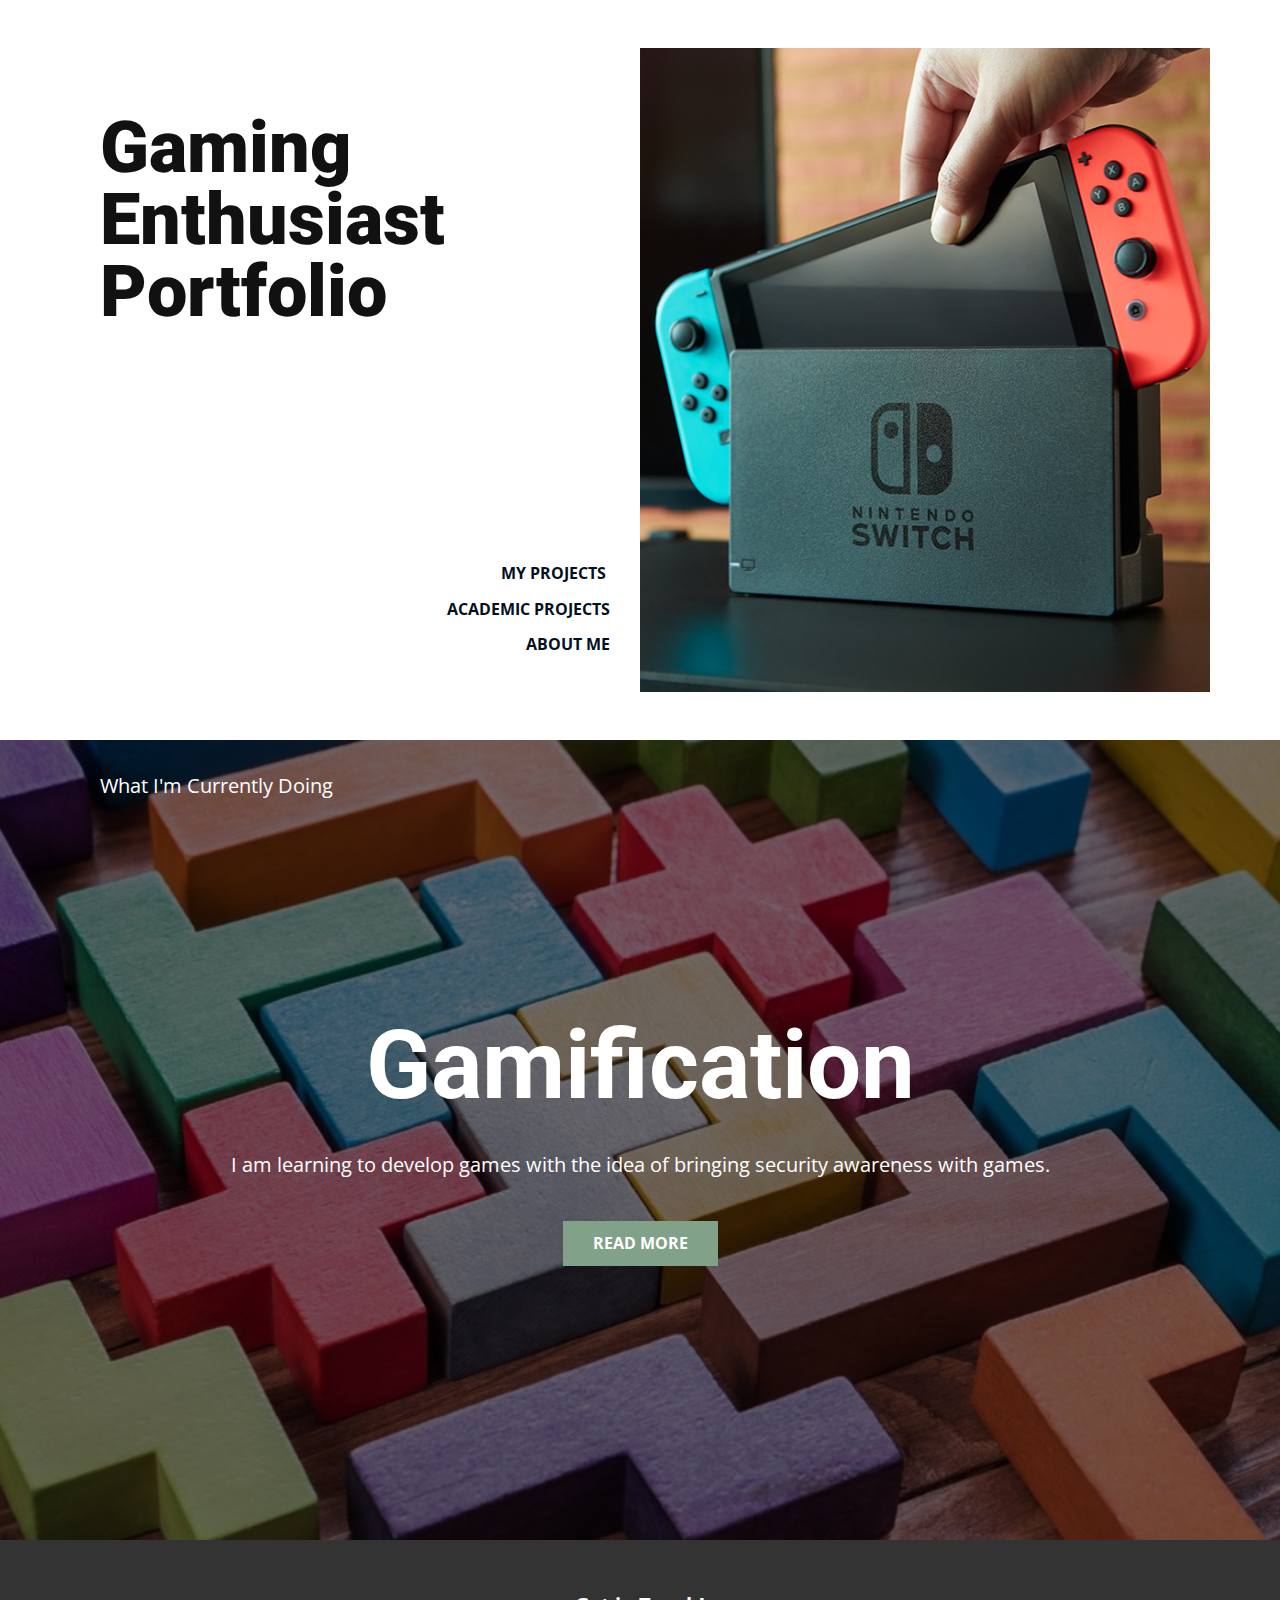
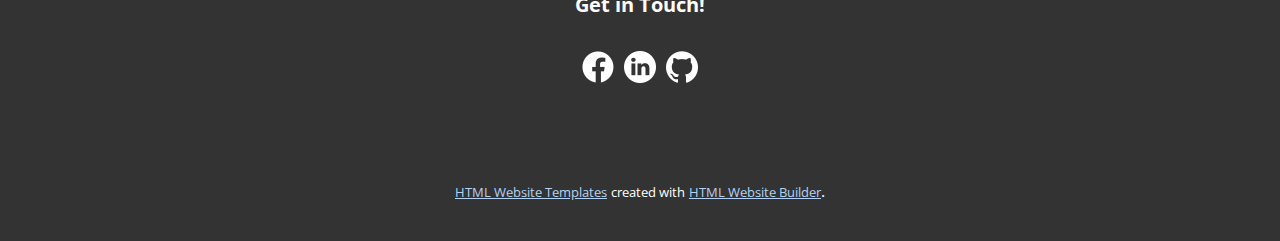
<file: index.html>
<!DOCTYPE html>
<html style="font-size: 16px;" lang="en"><head>
    <meta name="viewport" content="width=device-width, initial-scale=1.0">
    <meta charset="utf-8">
    <meta name="keywords" content="Innovation in the gameindustry">
    <meta name="description" content="">
    <title>Home</title>
    <link rel="stylesheet" href="nicepage.css" media="screen">
<link rel="stylesheet" href="Home.css" media="screen">
    <script class="u-script" type="text/javascript" src="jquery-1.9.1.min.js" defer=""></script>
    <script class="u-script" type="text/javascript" src="nicepage.js" "="" defer=""></script>
    <meta name="generator" content="Nicepage 4.17.13, nicepage.com">
    <link id="u-theme-google-font" rel="stylesheet" href="https://fonts.googleapis.com/css?family=Roboto:100,100i,300,300i,400,400i,500,500i,700,700i,900,900i|Open+Sans:300,300i,400,400i,500,500i,600,600i,700,700i,800,800i">
    
    
    
    <script type="application/ld+json">{
		"@context": "http://schema.org",
		"@type": "Organization",
		"name": "",
		"sameAs": [
				"https://www.facebook.com/goh.hongbei",
				"https://www.linkedin.com/in/hong-bei-goh-a886a3248/",
				"https://github.com/ghb-github"
		]
}</script>
    <meta name="theme-color" content="#02101e">
    <meta property="og:title" content="Home">
    <meta property="og:type" content="website">
  </head>
  <body data-home-page="https://website2790708.nicepage.io/Home.html?version=ae92ac0d-ba2f-4db5-b5f0-4ee954e2eb18" data-home-page-title="Home" class="u-body u-xl-mode" data-lang="en">
    <section class="u-clearfix u-section-1" src="" id="carousel_e9e1">
      <div class="u-clearfix u-sheet u-valign-middle-xs u-sheet-1">
        <div class="u-clearfix u-expanded-width u-layout-wrap u-layout-wrap-1">
          <div class="u-layout">
            <div class="u-layout-row">
              <div class="u-container-style u-layout-cell u-left-cell u-size-29-lg u-size-30-xl u-size-36-md u-size-36-sm u-size-36-xs u-layout-cell-1">
                <div class="u-container-layout u-valign-bottom-xl u-valign-top-lg u-valign-top-md u-valign-top-sm u-valign-top-xs u-container-layout-1">
                  <h2 class="u-align-left u-text u-text-1" spellcheck="false">Gaming Enthusiast Portfolio</h2>
                  <p class="u-align-right u-text u-text-2" spellcheck="false">
                    <a href="My-Projects.html" data-page-id="2790905" class="u-active-none u-border-none u-btn u-button-link u-button-style u-hover-none u-none u-text-palette-1-base u-btn-1">MY PROJECTS</a>&nbsp;<br>
                    <a href="Academic-Projects.html" data-page-id="2790902" class="u-active-none u-border-none u-btn u-button-link u-button-style u-hover-none u-none u-text-palette-1-base u-btn-2">ACADEMIC PROJECTS</a>
                    <br>
                    <a href="About-Me.html" data-page-id="2790878" class="u-active-none u-border-none u-btn u-button-link u-button-style u-hover-none u-none u-text-palette-1-base u-btn-3">ABOUT ME</a>
                    <br>
                  </p>
                </div>
              </div>
              <div class="u-align-right u-container-style u-image u-layout-cell u-right-cell u-size-24-md u-size-24-sm u-size-24-xs u-size-30-xl u-size-31-lg u-image-1" data-image-width="702" data-image-height="702">
                <div class="u-container-layout u-container-layout-2"></div>
              </div>
            </div>
          </div>
        </div>
      </div>
    </section>
    <section class="u-align-center u-clearfix u-image u-shading u-section-2" src="" data-image-width="1080" data-image-height="607" id="sec-8183">
      <div class="u-clearfix u-sheet u-sheet-1">
        <p class="u-large-text u-text u-text-default u-text-variant u-text-1">What I'm Currently Doing</p>
        <h1 class="u-text u-text-default u-title u-text-2" spellcheck="false">Gamification</h1>
        <p class="u-large-text u-text u-text-default u-text-variant u-text-3">I am learning to develop games with the idea of bringing security awareness with games.</p>
        <a href="#" class="u-btn u-button-style u-palette-2-base u-btn-1">Read More</a>
      </div>
    </section>
    
    
    <footer class="u-align-center u-clearfix u-footer u-grey-80 u-footer" id="sec-80b8"><div class="u-clearfix u-sheet u-sheet-1">
        <p class="u-large-text u-text u-text-variant u-text-1">Get in Touch!</p>
        <div class="u-social-icons u-spacing-10 u-social-icons-1">
          <a class="u-social-url" title="facebook" target="_blank" href="https://www.facebook.com/goh.hongbei"><span class="u-file-icon u-icon u-social-facebook u-social-icon u-text-white u-icon-1"><img src="images/2175193-91c687d2.png" alt=""></span>
          </a>
          <a class="u-social-url" title="linkedin" target="_blank" href="https://www.linkedin.com/in/hong-bei-goh-a886a3248/"><span class="u-file-icon u-icon u-social-icon u-social-twitter u-text-white u-icon-2"><img src="images/1384014-310ada1f.png" alt=""></span>
          </a>
          <a class="u-social-url" title="github" target="_blank" href="https://github.com/ghb-github"><span class="u-file-icon u-icon u-social-icon u-social-instagram u-text-white u-icon-3"><img src="images/733609-646420d3.png" alt=""></span>
          </a>
        </div>
      </div></footer>
    <section class="u-backlink u-clearfix u-grey-80">
      <a class="u-link" href="html-templates" target="_blank">
        <span>HTML Website Templates</span>
      </a>
      <p class="u-text">
        <span>created with</span>
      </p>
      <a class="u-link" href="html-website-builder" target="_blank">
        <span>HTML Website Builder</span>
      </a>. 
    </section>
  
</body></html>
</file>
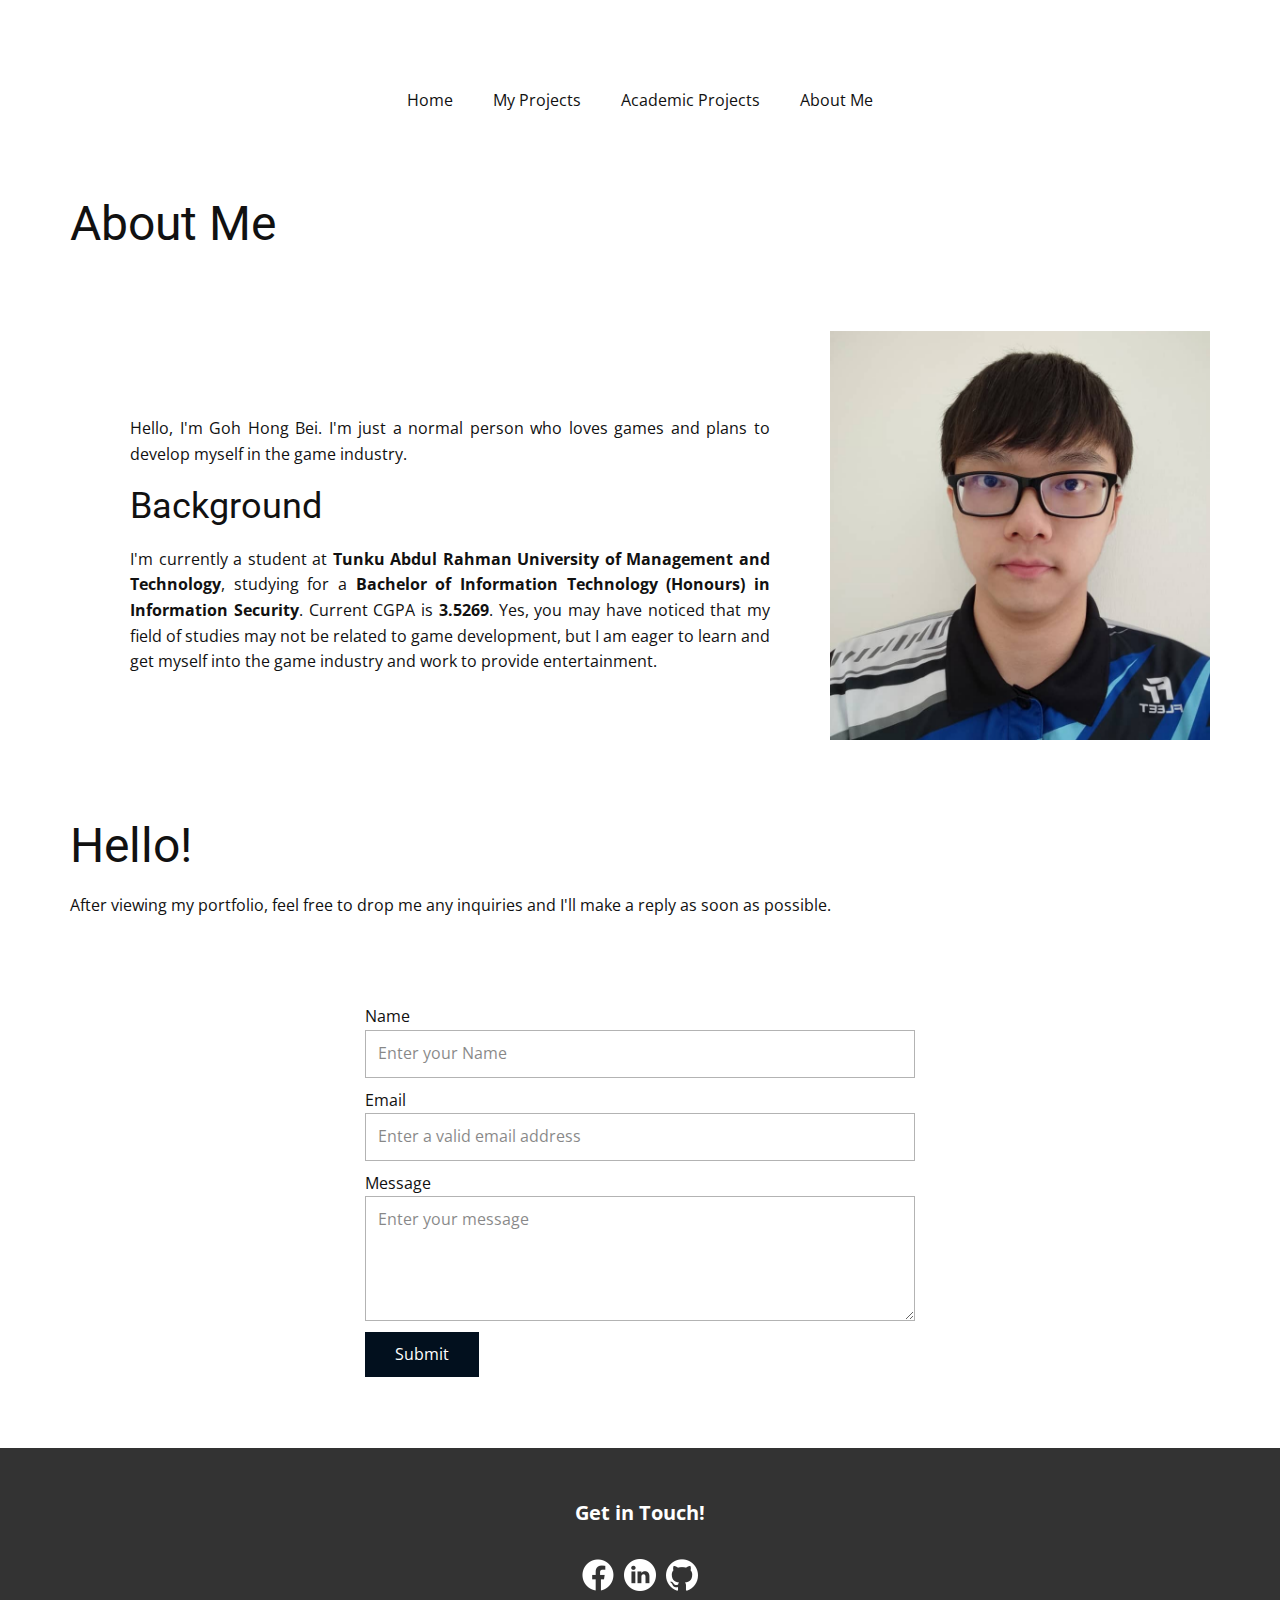
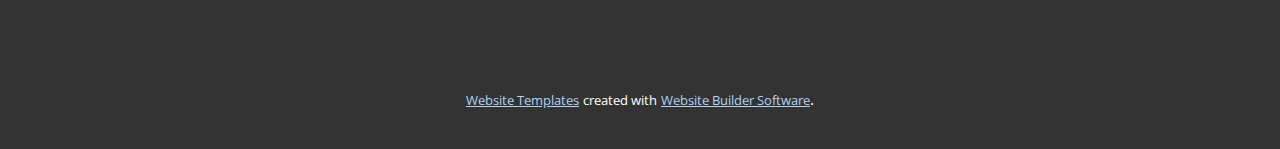
<file: About-Me.html>
<!DOCTYPE html>
<html style="font-size: 16px;" lang="en"><head>
    <meta name="viewport" content="width=device-width, initial-scale=1.0">
    <meta charset="utf-8">
    <meta name="keywords" content="About Me">
    <meta name="description" content="">
    <title>About Me</title>
    <link rel="stylesheet" href="nicepage.css" media="screen">
<link rel="stylesheet" href="About-Me.css" media="screen">
    <script class="u-script" type="text/javascript" src="jquery-1.9.1.min.js" defer=""></script>
    <script class="u-script" type="text/javascript" src="nicepage.js" "="" defer=""></script>
    <meta name="generator" content="Nicepage 4.17.13, nicepage.com">
    <link id="u-theme-google-font" rel="stylesheet" href="https://fonts.googleapis.com/css?family=Roboto:100,100i,300,300i,400,400i,500,500i,700,700i,900,900i|Open+Sans:300,300i,400,400i,500,500i,600,600i,700,700i,800,800i">
    
    
    
    
    
    <script type="application/ld+json">{
		"@context": "http://schema.org",
		"@type": "Organization",
		"name": "",
		"sameAs": [
				"https://www.facebook.com/goh.hongbei",
				"https://www.linkedin.com/in/hong-bei-goh-a886a3248/",
				"https://github.com/ghb-github"
		]
}</script>
    <meta name="theme-color" content="#02101e">
    <meta property="og:title" content="About Me">
    <meta property="og:type" content="website">
  </head>
  <body class="u-body u-xl-mode" data-lang="en"><header class="u-clearfix u-header u-header" id="sec-51e0"><div class="u-clearfix u-sheet u-sheet-1">
        <nav class="u-menu u-menu-one-level u-offcanvas u-menu-1">
          <div class="menu-collapse">
            <a class="u-button-style u-nav-link" href="#">
              <svg class="u-svg-link" viewBox="0 0 24 24"><use xlink:href="#svg-7bd2"></use></svg>
              <svg class="u-svg-content" version="1.1" id="svg-7bd2" viewBox="0 0 16 16" x="0px" y="0px" xmlns:xlink="http://www.w3.org/1999/xlink" xmlns="http://www.w3.org/2000/svg"><g><rect y="1" width="16" height="2"></rect><rect y="7" width="16" height="2"></rect><rect y="13" width="16" height="2"></rect>
</g></svg>
            </a>
          </div>
          <div class="u-custom-menu u-nav-container">
            <ul class="u-nav u-unstyled"><li class="u-nav-item"><a class="u-button-style u-nav-link" href="Home.html">Home</a>
</li><li class="u-nav-item"><a class="u-button-style u-nav-link" href="My-Projects.html">My Projects</a>
</li><li class="u-nav-item"><a class="u-button-style u-nav-link" href="Academic-Projects.html">Academic Projects</a>
</li><li class="u-nav-item"><a class="u-button-style u-nav-link" href="About-Me.html">About Me</a>
</li></ul>
          </div>
          <div class="u-custom-menu u-nav-container-collapse">
            <div class="u-black u-container-style u-inner-container-layout u-opacity u-opacity-95 u-sidenav">
              <div class="u-inner-container-layout u-sidenav-overflow">
                <div class="u-menu-close"></div>
                <ul class="u-align-center u-nav u-popupmenu-items u-unstyled u-nav-2"><li class="u-nav-item"><a class="u-button-style u-nav-link" href="Home.html">Home</a>
</li><li class="u-nav-item"><a class="u-button-style u-nav-link" href="My-Projects.html">My Projects</a>
</li><li class="u-nav-item"><a class="u-button-style u-nav-link" href="Academic-Projects.html">Academic Projects</a>
</li><li class="u-nav-item"><a class="u-button-style u-nav-link" href="About-Me.html">About Me</a>
</li></ul>
              </div>
            </div>
            <div class="u-black u-menu-overlay u-opacity u-opacity-70"></div>
          </div>
        </nav>
      </div></header> 
    <section class="u-align-center u-clearfix u-section-1" id="sec-73ed">
      <div class="u-clearfix u-sheet u-valign-middle u-sheet-1">
        <h1 class="u-align-left u-text u-text-default u-text-1" spellcheck="false">About Me</h1>
      </div>
    </section>
    <section class="u-clearfix u-section-2" id="sec-33c8">
      <div class="u-clearfix u-sheet u-valign-middle u-sheet-1">
        <div class="u-clearfix u-expanded-width u-gutter-0 u-layout-spacing-vertical u-layout-wrap u-layout-wrap-1">
          <div class="u-layout">
            <div class="u-layout-row">
              <div class="u-container-style u-layout-cell u-left-cell u-size-40 u-layout-cell-1">
                <div class="u-container-layout u-container-layout-1">
                  <p class="u-align-justify u-text u-text-1" spellcheck="false"> Hello, I'm Goh Hong Bei. I'm just a normal person who loves games and plans to develop myself in the game industry.</p>
                  <h2 class="u-align-left u-text u-text-default u-text-2">Background</h2>
                  <p class="u-align-justify u-text u-text-3" spellcheck="false"> I'm currently a student at&nbsp;<span style="font-weight: 700;">Tunku Abdul Rahman University of Management and Technology</span>, studying for a&nbsp;<span style="font-weight: 700;">Bachelor of Information Technology (Honours) in Information Security</span>. Current CGPA is <span style="font-weight: 700;">3.5269</span>. Yes, you may have noticed that my field of studies may not be related to game development, but I am eager to learn and get myself into the game industry and work to provide entertainment.&nbsp;
                  </p>
                </div>
              </div>
              <div class="u-container-style u-image u-layout-cell u-right-cell u-size-20 u-image-1" src="" data-image-width="808" data-image-height="1080">
                <div class="u-container-layout u-container-layout-2"></div>
              </div>
            </div>
          </div>
        </div>
      </div>
    </section>
    <section class="u-clearfix u-section-3" id="sec-0d8c">
      <div class="u-clearfix u-sheet u-sheet-1">
        <h1 class="u-text u-text-default u-text-1" spellcheck="false">Hello!</h1>
        <p class="u-text u-text-default u-text-2">After viewing my portfolio, feel free to drop me any ​inquiries and I'll make a reply as soon as possible.</p>
      </div>
    </section>
    <section class="u-clearfix u-section-4" id="sec-4f4c">
      <div class="u-clearfix u-sheet u-sheet-1">
        <div class="u-align-center u-form u-form-1">
          <grammarly-extension style="position: absolute; top: 0px; left: 0px; pointer-events: none;" class="cGcvT"></grammarly-extension>
          <grammarly-extension style="position: absolute; top: 0px; left: 0px; pointer-events: none;" class="cGcvT"></grammarly-extension>
          <form action="//publish.nicepage.com/Form/Process" method="POST" class="u-clearfix u-form-spacing-10 u-form-vertical u-inner-form" source="email" name="form" style="padding: 10px;">
            <div class="u-form-group u-form-name">
              <label for="name-4143" class="u-label">Name</label>
              <input type="text" placeholder="Enter your Name" id="name-4143" name="name" class="u-border-1 u-border-grey-30 u-input u-input-rectangle u-white" required="">
            </div>
            <div class="u-form-email u-form-group">
              <label for="email-4143" class="u-label">Email</label>
              <input type="email" placeholder="Enter a valid email address" id="email-4143" name="email" class="u-border-1 u-border-grey-30 u-input u-input-rectangle u-white" required="">
            </div>
            <div class="u-form-group u-form-message">
              <label for="message-4143" class="u-label">Message</label>
              <textarea placeholder="Enter your message" rows="4" cols="50" id="message-4143" name="message" class="u-border-1 u-border-grey-30 u-input u-input-rectangle u-white" required="" spellcheck="false"></textarea>
            </div>
            <div class="u-align-left u-form-group u-form-submit">
              <a href="#" class="u-btn u-btn-submit u-button-style">Submit</a>
              <input type="submit" value="submit" class="u-form-control-hidden">
            </div>
            <div class="u-form-send-message u-form-send-success"> Thank you! Your message has been sent. </div>
            <div class="u-form-send-error u-form-send-message"> Unable to send your message. Please fix errors then try again. </div>
            <input type="hidden" value="" name="recaptchaResponse">
            <input type="hidden" name="formServices" value="be35fc10974a8984305d9512f5e69b10">
          </form>
        </div>
      </div>
    </section>
    
    
    <footer class="u-align-center u-clearfix u-footer u-grey-80 u-footer" id="sec-80b8"><div class="u-clearfix u-sheet u-sheet-1">
        <p class="u-large-text u-text u-text-variant u-text-1">Get in Touch!</p>
        <div class="u-social-icons u-spacing-10 u-social-icons-1">
          <a class="u-social-url" title="facebook" target="_blank" href="https://www.facebook.com/goh.hongbei"><span class="u-file-icon u-icon u-social-facebook u-social-icon u-text-white u-icon-1"><img src="images/2175193-91c687d2.png" alt=""></span>
          </a>
          <a class="u-social-url" title="linkedin" target="_blank" href="https://www.linkedin.com/in/hong-bei-goh-a886a3248/"><span class="u-file-icon u-icon u-social-icon u-social-twitter u-text-white u-icon-2"><img src="images/1384014-310ada1f.png" alt=""></span>
          </a>
          <a class="u-social-url" title="github" target="_blank" href="https://github.com/ghb-github"><span class="u-file-icon u-icon u-social-icon u-social-instagram u-text-white u-icon-3"><img src="images/733609-646420d3.png" alt=""></span>
          </a>
        </div>
      </div></footer>
    <section class="u-backlink u-clearfix u-grey-80">
      <a class="u-link" href="https://nicepage.com/website-templates" target="_blank">
        <span>Website Templates</span>
      </a>
      <p class="u-text">
        <span>created with</span>
      </p>
      <a class="u-link" href="" target="_blank">
        <span>Website Builder Software</span>
      </a>. 
    </section>
  
</body></html>
</file>
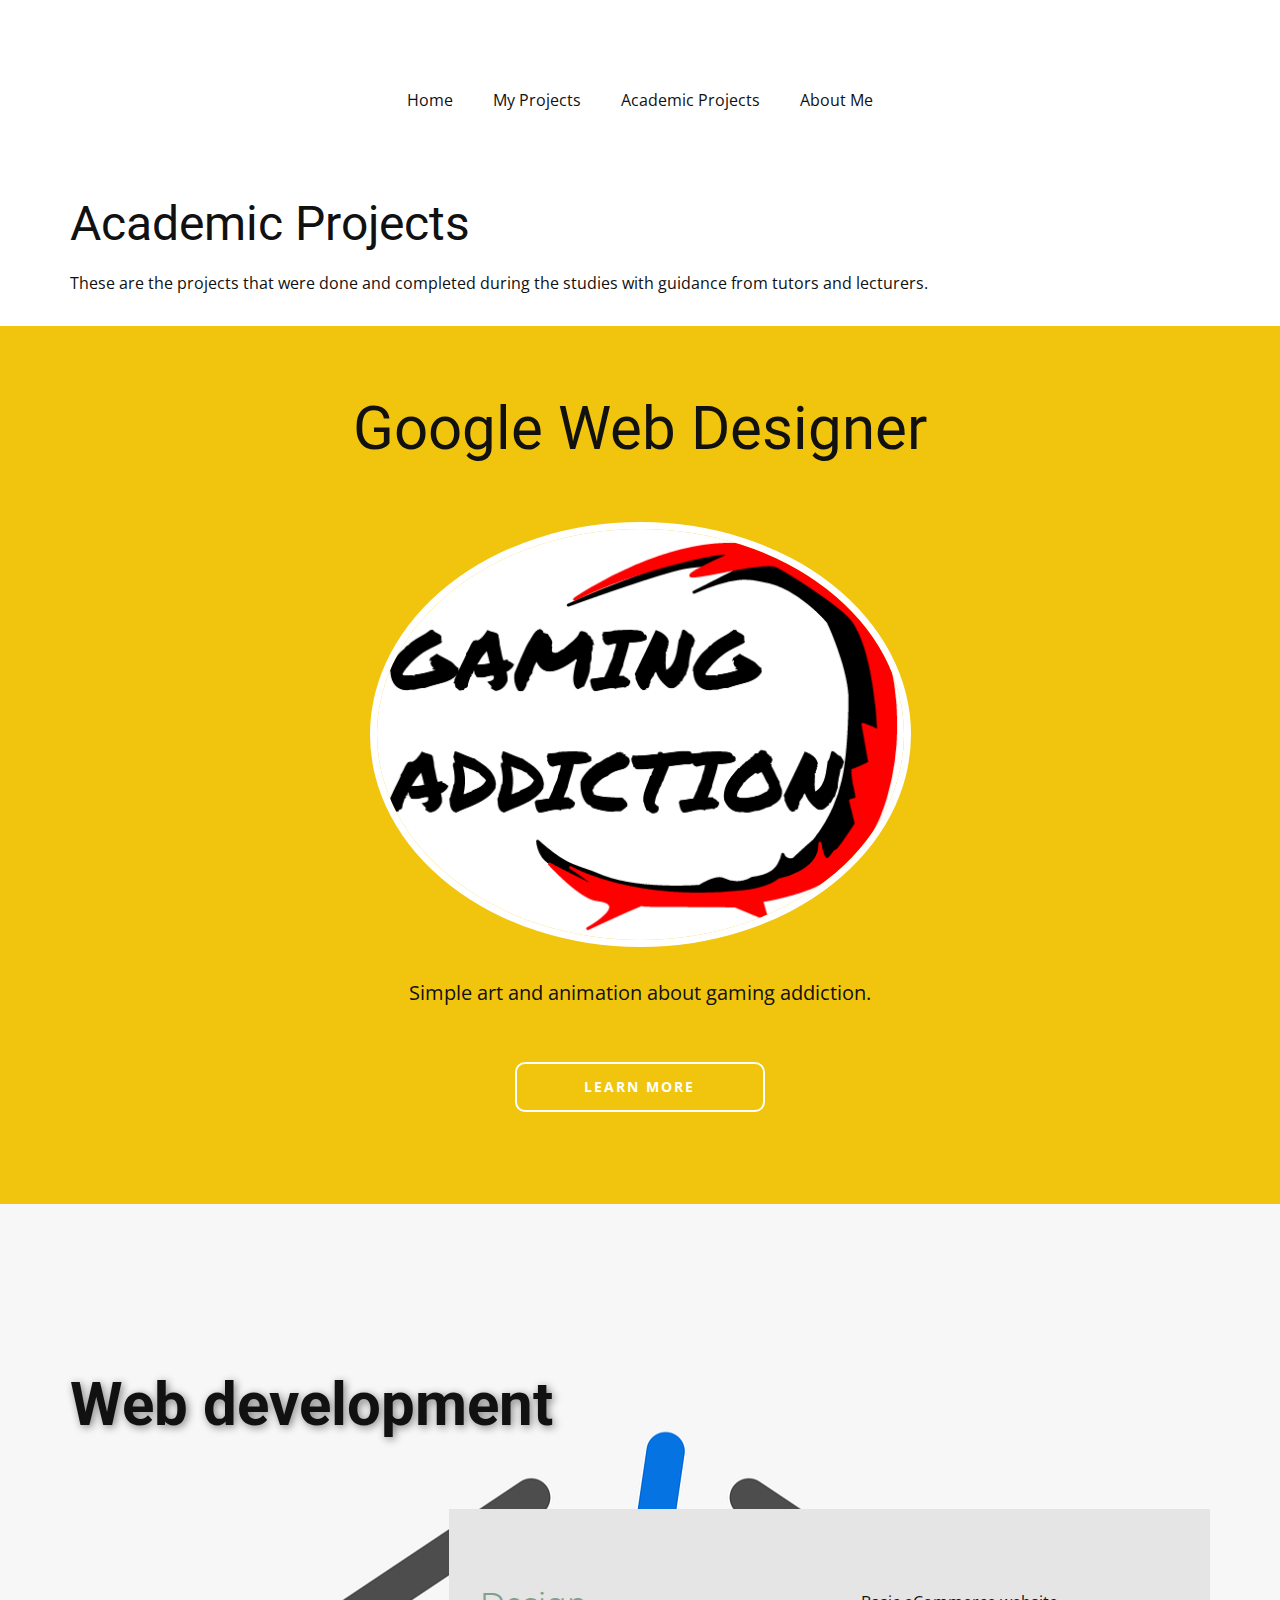
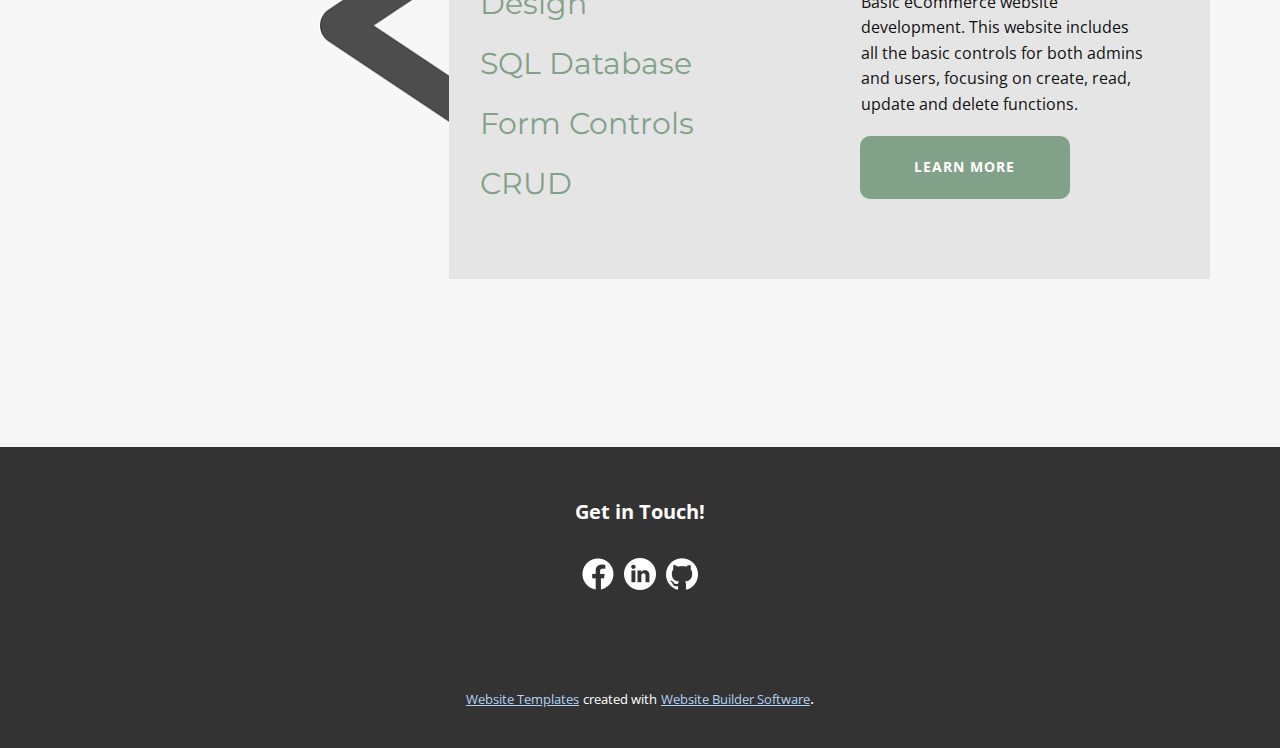
<file: Academic-Projects.html>
<!DOCTYPE html>
<html style="font-size: 16px;" lang="en"><head>
    <meta name="viewport" content="width=device-width, initial-scale=1.0">
    <meta charset="utf-8">
    <meta name="keywords" content="Academic Projects">
    <meta name="description" content="">
    <title>Academic Projects</title>
    <link rel="stylesheet" href="nicepage.css" media="screen">
<link rel="stylesheet" href="Academic-Projects.css" media="screen">
    <script class="u-script" type="text/javascript" src="jquery-1.9.1.min.js" defer=""></script>
    <script class="u-script" type="text/javascript" src="nicepage.js" "="" defer=""></script>
    <meta name="generator" content="Nicepage 4.17.13, nicepage.com">
    <link id="u-theme-google-font" rel="stylesheet" href="https://fonts.googleapis.com/css?family=Roboto:100,100i,300,300i,400,400i,500,500i,700,700i,900,900i|Open+Sans:300,300i,400,400i,500,500i,600,600i,700,700i,800,800i">
    <link id="u-page-google-font" rel="stylesheet" href="https://fonts.googleapis.com/css?family=Montserrat:100,100i,200,200i,300,300i,400,400i,500,500i,600,600i,700,700i,800,800i,900,900i">
    
    
    
    
    <script type="application/ld+json">{
		"@context": "http://schema.org",
		"@type": "Organization",
		"name": "",
		"sameAs": [
				"https://www.facebook.com/goh.hongbei",
				"https://www.linkedin.com/in/hong-bei-goh-a886a3248/",
				"https://github.com/ghb-github"
		]
}</script>
    <meta name="theme-color" content="#02101e">
    <meta property="og:title" content="Academic Projects">
    <meta property="og:type" content="website">
  </head>
  <body class="u-body u-xl-mode" data-lang="en"><header class="u-clearfix u-header u-header" id="sec-51e0"><div class="u-clearfix u-sheet u-sheet-1">
        <nav class="u-menu u-menu-one-level u-offcanvas u-menu-1">
          <div class="menu-collapse">
            <a class="u-button-style u-nav-link" href="#">
              <svg class="u-svg-link" viewBox="0 0 24 24"><use xlink:href="#svg-7bd2"></use></svg>
              <svg class="u-svg-content" version="1.1" id="svg-7bd2" viewBox="0 0 16 16" x="0px" y="0px" xmlns:xlink="http://www.w3.org/1999/xlink" xmlns="http://www.w3.org/2000/svg"><g><rect y="1" width="16" height="2"></rect><rect y="7" width="16" height="2"></rect><rect y="13" width="16" height="2"></rect>
</g></svg>
            </a>
          </div>
          <div class="u-custom-menu u-nav-container">
            <ul class="u-nav u-unstyled"><li class="u-nav-item"><a class="u-button-style u-nav-link" href="Home.html">Home</a>
</li><li class="u-nav-item"><a class="u-button-style u-nav-link" href="My-Projects.html">My Projects</a>
</li><li class="u-nav-item"><a class="u-button-style u-nav-link" href="Academic-Projects.html">Academic Projects</a>
</li><li class="u-nav-item"><a class="u-button-style u-nav-link" href="About-Me.html">About Me</a>
</li></ul>
          </div>
          <div class="u-custom-menu u-nav-container-collapse">
            <div class="u-black u-container-style u-inner-container-layout u-opacity u-opacity-95 u-sidenav">
              <div class="u-inner-container-layout u-sidenav-overflow">
                <div class="u-menu-close"></div>
                <ul class="u-align-center u-nav u-popupmenu-items u-unstyled u-nav-2"><li class="u-nav-item"><a class="u-button-style u-nav-link" href="Home.html">Home</a>
</li><li class="u-nav-item"><a class="u-button-style u-nav-link" href="My-Projects.html">My Projects</a>
</li><li class="u-nav-item"><a class="u-button-style u-nav-link" href="Academic-Projects.html">Academic Projects</a>
</li><li class="u-nav-item"><a class="u-button-style u-nav-link" href="About-Me.html">About Me</a>
</li></ul>
              </div>
            </div>
            <div class="u-black u-menu-overlay u-opacity u-opacity-70"></div>
          </div>
        </nav>
      </div></header>
    <section class="u-clearfix u-section-1" id="sec-ae43">
      <div class="u-clearfix u-sheet u-sheet-1">
        <h1 class="u-text u-text-default u-text-1" spellcheck="false">Academic Projects</h1>
        <p class="u-text u-text-default u-text-2">These are the projects that were done and completed during the studies with guidance from tutors and lecturers.</p>
      </div>
    </section>
    <section class="skrollable skrollable-between u-align-center u-clearfix u-palette-3-base u-section-2" id="carousel_eba3" src="">
      <div class="u-clearfix u-sheet u-valign-middle u-sheet-1">
        <h2 class="u-text u-text-1" spellcheck="false">Google Web Designer</h2>
        <img class="u-border-7 u-border-white u-image u-image-circle u-image-1" src="images/image.png" alt="" data-image-width="533" data-image-height="419" data-href="gwd.html" data-page-id="2790927" data-target="_blank">
        <p class="u-large-text u-text u-text-variant u-text-2" spellcheck="false">Simple art and animation about gaming addiction.</p>
        <div class="u-clearfix u-expanded-width-xs u-layout-custom-sm u-layout-custom-xs u-layout-wrap u-layout-wrap-1">
          <div class="u-layout">
            <div class="u-layout-row">
              <div class="u-align-center-xs u-align-right-lg u-align-right-md u-align-right-sm u-align-right-xl u-container-style u-layout-cell u-left-cell u-size-60 u-layout-cell-1">
                <div class="u-container-layout u-valign-bottom-xs u-valign-middle-lg u-valign-middle-md u-valign-middle-sm u-valign-middle-xl u-container-layout-1">
                  <a href="gwd.html" data-page-id="2790927" class="u-active-white u-align-center u-border-2 u-border-active-white u-border-hover-white u-border-white u-btn u-btn-round u-button-style u-hover-white u-none u-radius-10 u-text-active-palette-3-base u-text-hover-palette-3-base u-btn-1" data-animation-name="" data-animation-duration="0" data-animation-delay="0" data-animation-direction="" target="_blank">Learn More</a>
                </div>
              </div>
            </div>
          </div>
        </div>
      </div>
    </section>
    <section class="u-clearfix u-image u-section-3" id="carousel_76b8" data-image-width="150" data-image-height="150">
      <div class="u-clearfix u-sheet u-valign-middle-lg u-valign-middle-xl u-sheet-1">
        <h2 class="u-align-left u-text u-text-1" spellcheck="false">Web development</h2>
        <div class="u-clearfix u-gradient u-layout-wrap u-layout-wrap-1">
          <div class="u-layout">
            <div class="u-layout-row">
              <div class="u-align-left u-container-style u-grey-10 u-layout-cell u-size-30 u-layout-cell-1">
                <div class="u-container-layout u-container-layout-1">
                  <h5 class="u-custom-font u-font-montserrat u-text u-text-palette-2-base u-text-2" spellcheck="false">Design<br>SQL Database<br>Form Controls<br>CRUD<br>
                  </h5>
                </div>
              </div>
              <div class="u-align-left u-container-style u-grey-10 u-layout-cell u-size-30 u-layout-cell-2">
                <div class="u-container-layout u-valign-middle u-container-layout-2">
                  <p class="u-text u-text-3" spellcheck="false">Basic eCommerce website development. This website includes all the basic controls for both admins and users, focusing on create, read, update and delete functions.</p>
                  <a href="Ecommerce-Website.html" data-page-id="2790927" class="u-active-palette-1-base u-border-none u-btn u-btn-round u-button-style u-hover-palette-1-base u-palette-2-base u-radius-10 u-text-active-white u-text-hover-white u-btn-1" target="_blank">learn more</a>
                </div>
              </div>
            </div>
          </div>
        </div>
      </div>
    </section>
    
    
    <footer class="u-align-center u-clearfix u-footer u-grey-80 u-footer" id="sec-80b8"><div class="u-clearfix u-sheet u-sheet-1">
        <p class="u-large-text u-text u-text-variant u-text-1">Get in Touch!</p>
        <div class="u-social-icons u-spacing-10 u-social-icons-1">
          <a class="u-social-url" title="facebook" target="_blank" href="https://www.facebook.com/goh.hongbei"><span class="u-file-icon u-icon u-social-facebook u-social-icon u-text-white u-icon-1"><img src="images/2175193-91c687d2.png" alt=""></span>
          </a>
          <a class="u-social-url" title="linkedin" target="_blank" href="https://www.linkedin.com/in/hong-bei-goh-a886a3248/"><span class="u-file-icon u-icon u-social-icon u-social-twitter u-text-white u-icon-2"><img src="images/1384014-310ada1f.png" alt=""></span>
          </a>
          <a class="u-social-url" title="github" target="_blank" href="https://github.com/ghb-github"><span class="u-file-icon u-icon u-social-icon u-social-instagram u-text-white u-icon-3"><img src="images/733609-646420d3.png" alt=""></span>
          </a>
        </div>
      </div></footer>
    <section class="u-backlink u-clearfix u-grey-80">
      <a class="u-link" href="https://nicepage.com/website-templates" target="_blank">
        <span>Website Templates</span>
      </a>
      <p class="u-text">
        <span>created with</span>
      </p>
      <a class="u-link" href="" target="_blank">
        <span>Website Builder Software</span>
      </a>. 
    </section>
  
</body></html>
</file>
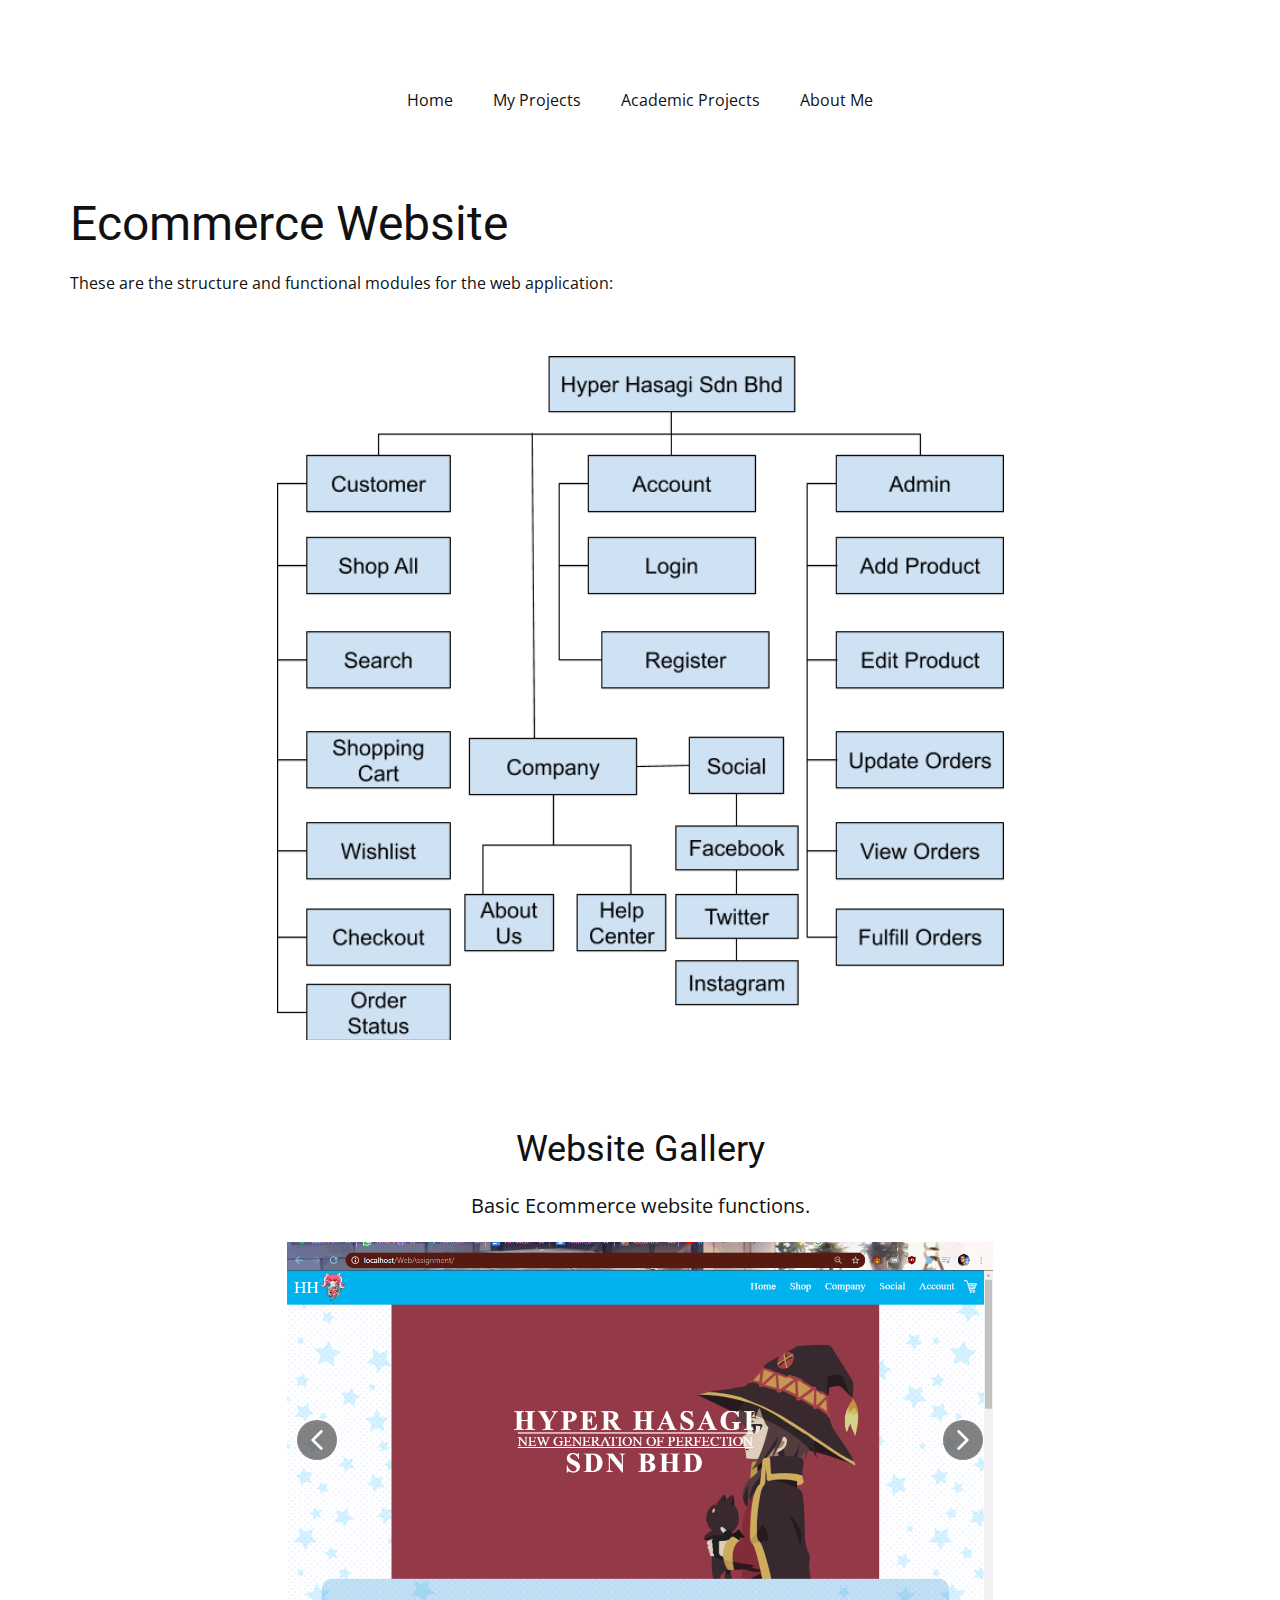
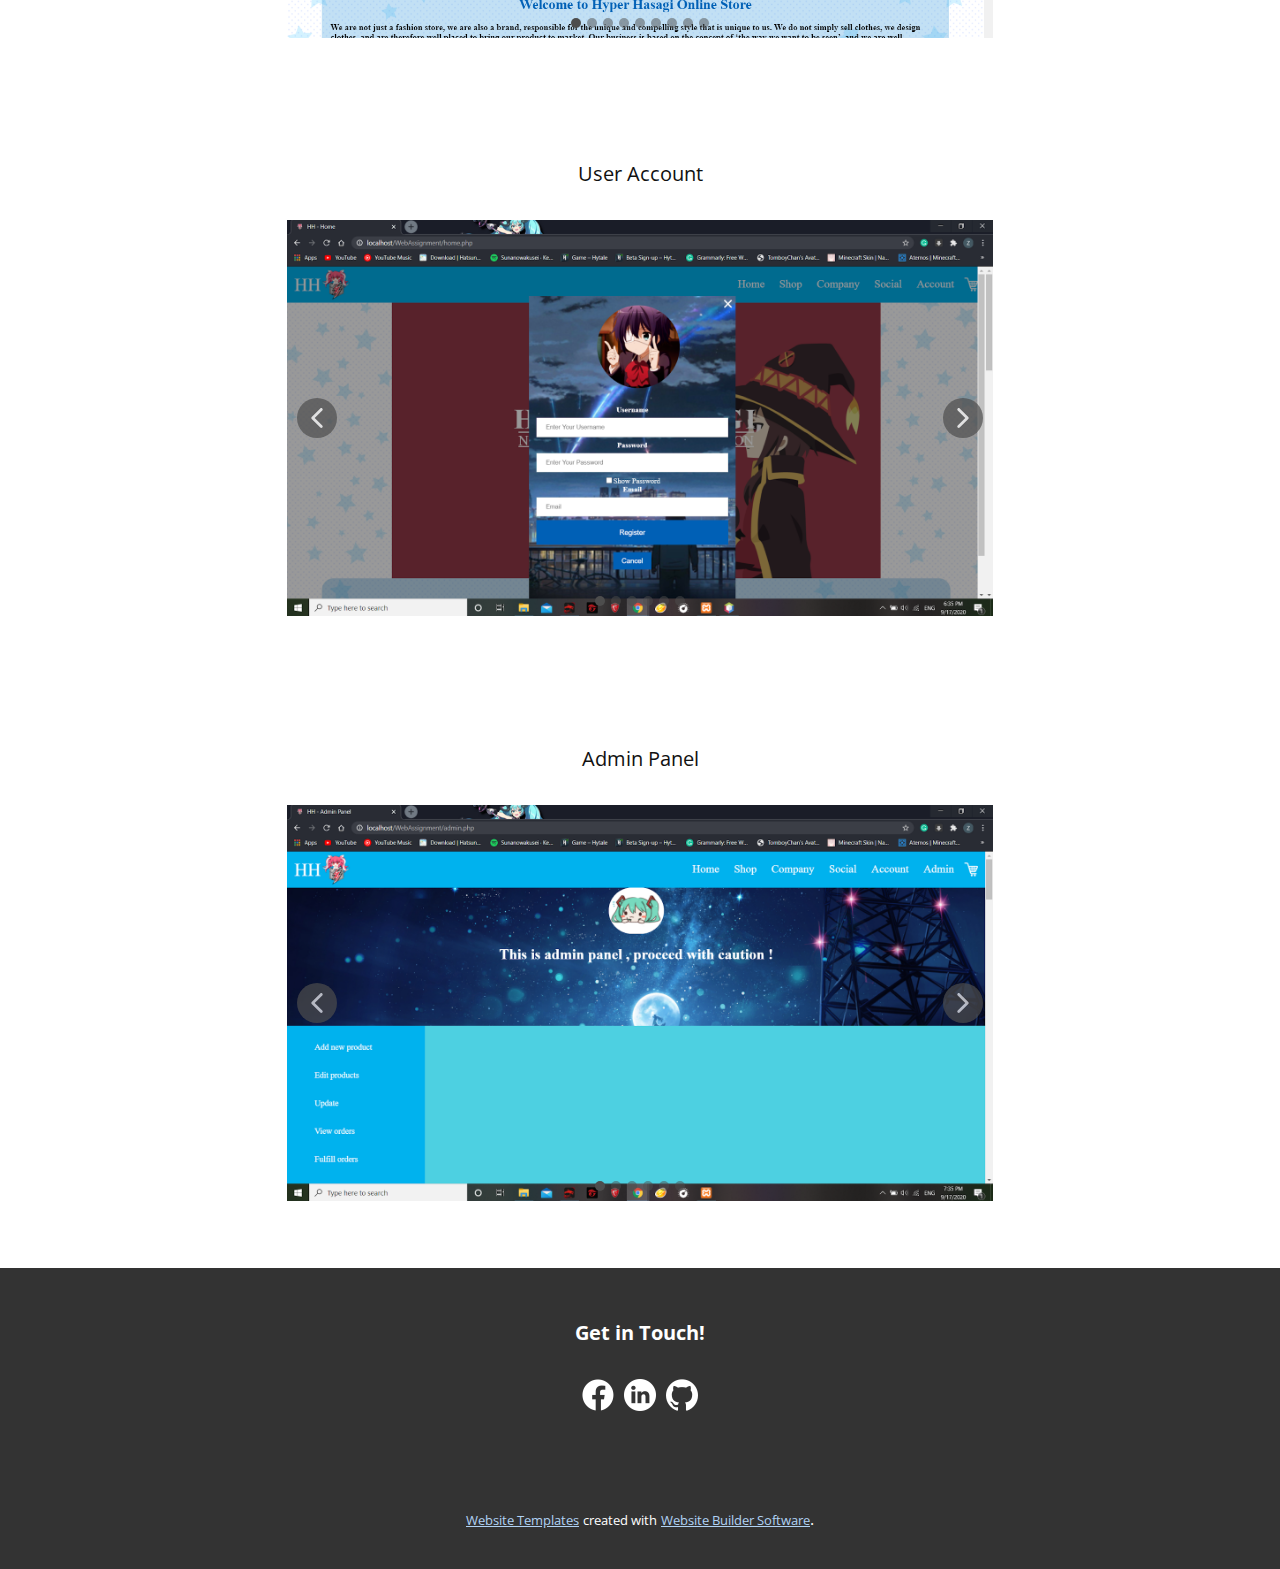
<file: Ecommerce-Website.html>
<!DOCTYPE html>
<html style="font-size: 16px;" lang="en"><head>
    <meta name="viewport" content="width=device-width, initial-scale=1.0">
    <meta charset="utf-8">
    <meta name="keywords" content="Hello!">
    <meta name="description" content="">
    <title>Ecommerce Website</title>
    <link rel="stylesheet" href="nicepage.css" media="screen">
<link rel="stylesheet" href="Ecommerce-Website.css" media="screen">
    <script class="u-script" type="text/javascript" src="jquery-1.9.1.min.js" defer=""></script>
    <script class="u-script" type="text/javascript" src="nicepage.js" "="" defer=""></script>
    <meta name="generator" content="Nicepage 4.17.13, nicepage.com">
    <link id="u-theme-google-font" rel="stylesheet" href="https://fonts.googleapis.com/css?family=Roboto:100,100i,300,300i,400,400i,500,500i,700,700i,900,900i|Open+Sans:300,300i,400,400i,500,500i,600,600i,700,700i,800,800i">
    
    
    
    
    
    
    <script type="application/ld+json">{
		"@context": "http://schema.org",
		"@type": "Organization",
		"name": "",
		"sameAs": [
				"https://www.facebook.com/goh.hongbei",
				"https://www.linkedin.com/in/hong-bei-goh-a886a3248/",
				"https://github.com/ghb-github"
		]
}</script>
    <meta name="theme-color" content="#02101e">
    <meta property="og:title" content="Ecommerce Website">
    <meta property="og:type" content="website">
  </head>
  <body class="u-body u-xl-mode" data-lang="en"><header class="u-clearfix u-header u-header" id="sec-51e0"><div class="u-clearfix u-sheet u-sheet-1">
        <nav class="u-menu u-menu-one-level u-offcanvas u-menu-1">
          <div class="menu-collapse">
            <a class="u-button-style u-nav-link" href="#">
              <svg class="u-svg-link" viewBox="0 0 24 24"><use xlink:href="#svg-7bd2"></use></svg>
              <svg class="u-svg-content" version="1.1" id="svg-7bd2" viewBox="0 0 16 16" x="0px" y="0px" xmlns:xlink="http://www.w3.org/1999/xlink" xmlns="http://www.w3.org/2000/svg"><g><rect y="1" width="16" height="2"></rect><rect y="7" width="16" height="2"></rect><rect y="13" width="16" height="2"></rect>
</g></svg>
            </a>
          </div>
          <div class="u-custom-menu u-nav-container">
            <ul class="u-nav u-unstyled"><li class="u-nav-item"><a class="u-button-style u-nav-link" href="Home.html">Home</a>
</li><li class="u-nav-item"><a class="u-button-style u-nav-link" href="My-Projects.html">My Projects</a>
</li><li class="u-nav-item"><a class="u-button-style u-nav-link" href="Academic-Projects.html">Academic Projects</a>
</li><li class="u-nav-item"><a class="u-button-style u-nav-link" href="About-Me.html">About Me</a>
</li></ul>
          </div>
          <div class="u-custom-menu u-nav-container-collapse">
            <div class="u-black u-container-style u-inner-container-layout u-opacity u-opacity-95 u-sidenav">
              <div class="u-inner-container-layout u-sidenav-overflow">
                <div class="u-menu-close"></div>
                <ul class="u-align-center u-nav u-popupmenu-items u-unstyled u-nav-2"><li class="u-nav-item"><a class="u-button-style u-nav-link" href="Home.html">Home</a>
</li><li class="u-nav-item"><a class="u-button-style u-nav-link" href="My-Projects.html">My Projects</a>
</li><li class="u-nav-item"><a class="u-button-style u-nav-link" href="Academic-Projects.html">Academic Projects</a>
</li><li class="u-nav-item"><a class="u-button-style u-nav-link" href="About-Me.html">About Me</a>
</li></ul>
              </div>
            </div>
            <div class="u-black u-menu-overlay u-opacity u-opacity-70"></div>
          </div>
        </nav>
      </div></header> 
    <section class="u-clearfix u-section-1" id="sec-62f4">
      <div class="u-clearfix u-sheet u-sheet-1">
        <h1 class="u-text u-text-default u-text-1" spellcheck="false">Ecommerce Website</h1>
        <p class="u-text u-text-default u-text-2">These are the structure and functional modules for the web application:</p>
      </div>
    </section>
    <section class="u-clearfix u-section-2" id="sec-97fa">
      <div class="u-clearfix u-sheet u-valign-middle u-sheet-1">
        <img class="u-align-center u-image u-image-default u-image-1" src="images/image-16.png" alt="" data-image-width="648" data-image-height="610">
      </div>
    </section>
    <section class="u-align-center u-clearfix u-section-3" id="sec-fae5">
      <div class="u-clearfix u-sheet u-sheet-1">
        <h2 class="u-text u-text-default u-text-1" spellcheck="false">Website Gallery</h2>
        <p class="u-large-text u-text u-text-default u-text-variant u-text-2">Basic Ecommerce website functions.</p>
        <div class="u-carousel u-gallery u-gallery-slider u-layout-carousel u-lightbox u-no-transition u-show-text-on-hover u-gallery-1" id="carousel-d2d5" data-interval="5000" data-u-ride="carousel">
          <ol class="u-absolute-hcenter u-carousel-indicators u-carousel-indicators-1">
            <li data-u-target="#carousel-d2d5" data-u-slide-to="0" class="u-active u-grey-70 u-shape-circle" style="width: 10px; height: 10px;"></li>
            <li data-u-target="#carousel-d2d5" data-u-slide-to="1" class="u-grey-70 u-shape-circle" style="width: 10px; height: 10px;"></li>
            <li data-u-target="#carousel-d2d5" data-u-slide-to="2" class="u-grey-70 u-shape-circle" style="width: 10px; height: 10px;"></li>
            <li data-u-target="#carousel-d2d5" data-u-slide-to="3" class="u-grey-70 u-shape-circle" style="width: 10px; height: 10px;"></li>
            <li data-u-target="#carousel-d2d5" data-u-slide-to="4" class="u-grey-70 u-shape-circle" style="width: 10px; height: 10px;"></li>
            <li data-u-target="#carousel-d2d5" data-u-slide-to="5" class="u-grey-70 u-shape-circle" style="width: 10px; height: 10px;"></li>
            <li data-u-target="#carousel-d2d5" data-u-slide-to="6" class="u-grey-70 u-shape-circle" style="width: 10px; height: 10px;"></li>
            <li data-u-target="#carousel-d2d5" data-u-slide-to="7" class="u-grey-70 u-shape-circle" style="width: 10px; height: 10px;"></li>
            <li data-u-target="#carousel-d2d5" data-u-slide-to="8" class="u-grey-70 u-shape-circle" style="width: 10px; height: 10px;"></li>
          </ol>
          <div class="u-carousel-inner u-gallery-inner" role="listbox">
            <div class="u-active u-carousel-item u-effect-fade u-gallery-item u-carousel-item-1">
              <div class="u-back-slide" data-image-width="1304" data-image-height="768">
                <img class="u-back-image u-expanded" src="images/image-22.png">
              </div>
              <div class="u-align-center u-over-slide u-shading u-valign-bottom u-over-slide-1">
                <h3 class="u-gallery-heading">Home Page</h3>
                <p class="u-gallery-text">Main page for navigation.</p>
              </div>
            </div>
            <div class="u-carousel-item u-effect-fade u-gallery-item u-carousel-item-2">
              <div class="u-back-slide" data-image-width="602" data-image-height="355">
                <img class="u-back-image u-expanded" src="images/image-20.png">
              </div>
              <div class="u-align-center u-over-slide u-shading u-valign-bottom u-over-slide-2">
                <h3 class="u-gallery-heading">Shop All page</h3>
                <p class="u-gallery-text">Users can browse products in each category.</p>
              </div>
            </div>
            <div class="u-carousel-item u-effect-fade u-gallery-item u-carousel-item-3" data-image-width="1600" data-image-height="900">
              <div class="u-back-slide">
                <img class="u-back-image u-expanded" src="images/image-35.png" alt="Search">
              </div>
              <div class="u-align-center u-over-slide u-shading u-valign-bottom u-over-slide-3">
                <h3 class="u-gallery-heading">Search</h3>
                <p class="u-gallery-text">Browse products using text input.</p>
              </div>
              <style data-mode="XL" data-visited="true"></style>
              <style data-mode="LG"></style>
              <style data-mode="MD"></style>
              <style data-mode="SM"></style>
              <style data-mode="XS"></style>
            </div>
            <div class="u-carousel-item u-effect-fade u-gallery-item u-carousel-item-4" data-image-width="1600" data-image-height="900">
              <div class="u-back-slide">
                <img class="u-back-image u-expanded" src="images/image-26.png" alt="Wishlist">
              </div>
              <div class="u-align-center u-over-slide u-shading u-valign-bottom u-over-slide-4">
                <h3 class="u-gallery-heading">Wishlist</h3>
                <p class="u-gallery-text">Desired products CRUD.</p>
              </div>
              <style data-mode="XL" data-visited="true"></style>
              <style data-mode="LG"></style>
              <style data-mode="MD"></style>
              <style data-mode="SM"></style>
              <style data-mode="XS"></style>
            </div>
            <div class="u-carousel-item u-effect-fade u-gallery-item u-carousel-item-5" data-image-width="1600" data-image-height="900">
              <div class="u-back-slide">
                <img class="u-back-image u-expanded" src="images/image-27.png" alt="Cart">
              </div>
              <div class="u-align-center u-over-slide u-shading u-valign-bottom u-over-slide-5">
                <h3 class="u-gallery-heading">Cart</h3>
                <p class="u-gallery-text">CRUD with added product information.</p>
              </div>
              <style data-mode="XL" data-visited="true"></style>
              <style data-mode="LG"></style>
              <style data-mode="MD"></style>
              <style data-mode="SM"></style>
              <style data-mode="XS"></style>
            </div>
            <div class="u-carousel-item u-effect-fade u-gallery-item u-carousel-item-6" data-image-width="1304" data-image-height="768">
              <div class="u-back-slide">
                <img class="u-back-image u-expanded" src="images/image-28.png" alt="System Message">
              </div>
              <div class="u-align-center u-over-slide u-shading u-valign-bottom u-over-slide-6">
                <h3 class="u-gallery-heading">System Message</h3>
                <p class="u-gallery-text">The system prompts users to inform them that no new products have been added.&nbsp;</p>
              </div>
              <style data-mode="XL"></style>
              <style data-mode="LG"></style>
              <style data-mode="MD"></style>
              <style data-mode="SM"></style>
              <style data-mode="XS"></style>
            </div>
            <div class="u-carousel-item u-effect-fade u-gallery-item u-carousel-item-7" data-image-width="1304" data-image-height="768">
              <div class="u-back-slide">
                <img class="u-back-image u-expanded" src="images/image-34.png" alt="Shipping Information">
              </div>
              <div class="u-align-center u-over-slide u-shading u-valign-bottom u-over-slide-7">
                <h3 class="u-gallery-heading">Shipping Information</h3>
                <p class="u-gallery-text">Users' addresses during checkout.</p>
              </div>
              <style data-mode="XL"></style>
              <style data-mode="LG"></style>
              <style data-mode="MD"></style>
              <style data-mode="SM"></style>
              <style data-mode="XS"></style>
            </div>
            <div class="u-carousel-item u-effect-fade u-gallery-item u-carousel-item-8" data-image-width="1206" data-image-height="648">
              <div class="u-back-slide">
                <img class="u-back-image u-expanded" src="images/image-24.png" alt="Payment Details">
              </div>
              <div class="u-align-center u-over-slide u-shading u-valign-bottom u-over-slide-8">
                <h3 class="u-gallery-heading">Payment Details</h3>
                <p class="u-gallery-text">Card information.</p>
              </div>
              <style data-mode="XL"></style>
              <style data-mode="LG"></style>
              <style data-mode="MD"></style>
              <style data-mode="SM"></style>
              <style data-mode="XS"></style>
            </div>
            <div class="u-carousel-item u-effect-fade u-gallery-item u-carousel-item-9" data-image-width="1304" data-image-height="768">
              <div class="u-back-slide">
                <img class="u-back-image u-expanded" src="images/image-23.png" alt="Order Completed">
              </div>
              <div class="u-align-center u-over-slide u-shading u-valign-bottom u-over-slide-9">
                <h3 class="u-gallery-heading">Order Completed</h3>
                <p class="u-gallery-text">Users can check their order information.</p>
              </div>
              <style data-mode="XL"></style>
              <style data-mode="LG"></style>
              <style data-mode="MD"></style>
              <style data-mode="SM"></style>
              <style data-mode="XS"></style>
            </div>
          </div>
          <a class="u-absolute-vcenter u-carousel-control u-carousel-control-prev u-grey-70 u-icon-circle u-opacity u-opacity-70 u-spacing-10 u-text-white u-carousel-control-1" href="#carousel-d2d5" role="button" data-u-slide="prev">
            <span aria-hidden="true">
              <svg viewBox="0 0 451.847 451.847"><path d="M97.141,225.92c0-8.095,3.091-16.192,9.259-22.366L300.689,9.27c12.359-12.359,32.397-12.359,44.751,0
c12.354,12.354,12.354,32.388,0,44.748L173.525,225.92l171.903,171.909c12.354,12.354,12.354,32.391,0,44.744
c-12.354,12.365-32.386,12.365-44.745,0l-194.29-194.281C100.226,242.115,97.141,234.018,97.141,225.92z"></path></svg>
            </span>
            <span class="sr-only">
              <svg viewBox="0 0 451.847 451.847"><path d="M97.141,225.92c0-8.095,3.091-16.192,9.259-22.366L300.689,9.27c12.359-12.359,32.397-12.359,44.751,0
c12.354,12.354,12.354,32.388,0,44.748L173.525,225.92l171.903,171.909c12.354,12.354,12.354,32.391,0,44.744
c-12.354,12.365-32.386,12.365-44.745,0l-194.29-194.281C100.226,242.115,97.141,234.018,97.141,225.92z"></path></svg>
            </span>
          </a>
          <a class="u-absolute-vcenter u-carousel-control u-carousel-control-next u-grey-70 u-icon-circle u-opacity u-opacity-70 u-spacing-10 u-text-white u-carousel-control-2" href="#carousel-d2d5" role="button" data-u-slide="next">
            <span aria-hidden="true">
              <svg viewBox="0 0 451.846 451.847"><path d="M345.441,248.292L151.154,442.573c-12.359,12.365-32.397,12.365-44.75,0c-12.354-12.354-12.354-32.391,0-44.744
L278.318,225.92L106.409,54.017c-12.354-12.359-12.354-32.394,0-44.748c12.354-12.359,32.391-12.359,44.75,0l194.287,194.284
c6.177,6.18,9.262,14.271,9.262,22.366C354.708,234.018,351.617,242.115,345.441,248.292z"></path></svg>
            </span>
            <span class="sr-only">
              <svg viewBox="0 0 451.846 451.847"><path d="M345.441,248.292L151.154,442.573c-12.359,12.365-32.397,12.365-44.75,0c-12.354-12.354-12.354-32.391,0-44.744
L278.318,225.92L106.409,54.017c-12.354-12.359-12.354-32.394,0-44.748c12.354-12.359,32.391-12.359,44.75,0l194.287,194.284
c6.177,6.18,9.262,14.271,9.262,22.366C354.708,234.018,351.617,242.115,345.441,248.292z"></path></svg>
            </span>
          </a>
        </div>
      </div>
    </section>
    <section class="u-align-center u-clearfix u-section-4" id="sec-97e0">
      <div class="u-clearfix u-sheet u-sheet-1">
        <p class="u-large-text u-text u-text-default u-text-variant u-text-1">User Account</p>
        <div class="u-carousel u-gallery u-gallery-slider u-layout-carousel u-lightbox u-no-transition u-show-text-on-hover u-gallery-1" id="carousel-7218" data-interval="5000" data-u-ride="carousel">
          <ol class="u-absolute-hcenter u-carousel-indicators u-carousel-indicators-1">
            <li data-u-target="#carousel-7218" data-u-slide-to="0" class="u-active u-grey-70 u-shape-circle" style="width: 10px; height: 10px;"></li>
            <li data-u-target="#carousel-7218" data-u-slide-to="1" class="u-grey-70 u-shape-circle" style="width: 10px; height: 10px;"></li>
            <li data-u-target="#carousel-7218" data-u-slide-to="2" class="u-grey-70 u-shape-circle" style="width: 10px; height: 10px;"></li>
            <li data-u-target="#carousel-7218" data-u-slide-to="3" class="u-grey-70 u-shape-circle" style="width: 10px; height: 10px;"></li>
            <li data-u-target="#carousel-7218" data-u-slide-to="4" class="u-grey-70 u-shape-circle" style="width: 10px; height: 10px;"></li>
            <li data-u-target="#carousel-7218" data-u-slide-to="5" class="u-grey-70 u-shape-circle" style="width: 10px; height: 10px;"></li>
          </ol>
          <div class="u-carousel-inner u-gallery-inner" role="listbox">
            <div class="u-active u-carousel-item u-effect-fade u-gallery-item u-carousel-item-1">
              <div class="u-back-slide" data-image-width="1600" data-image-height="900">
                <img class="u-back-image u-expanded" src="images/image-29.png">
              </div>
              <div class="u-align-center u-over-slide u-shading u-valign-bottom u-over-slide-1">
                <h3 class="u-gallery-heading">Register</h3>
                <p class="u-gallery-text">Create a new account.</p>
              </div>
            </div>
            <div class="u-carousel-item u-effect-fade u-gallery-item u-carousel-item-2">
              <div class="u-back-slide" data-image-width="1600" data-image-height="900">
                <img class="u-back-image u-expanded" src="images/image-25.png">
              </div>
              <div class="u-align-center u-over-slide u-shading u-valign-bottom u-over-slide-2">
                <h3 class="u-gallery-heading">Login</h3>
                <p class="u-gallery-text">Access their own account.</p>
              </div>
            </div>
            <div class="u-carousel-item u-effect-fade u-gallery-item u-carousel-item-3" data-image-width="1304" data-image-height="768">
              <div class="u-back-slide">
                <img class="u-back-image u-expanded" src="images/image-36.png" alt="Forgot Password">
              </div>
              <div class="u-align-center u-over-slide u-shading u-valign-bottom u-over-slide-3">
                <h3 class="u-gallery-heading">Forgot Password</h3>
                <p class="u-gallery-text">To change your new password, enter your email address.&nbsp;</p>
              </div>
              <style data-mode="XL" data-visited="true"></style>
              <style data-mode="LG"></style>
              <style data-mode="MD"></style>
              <style data-mode="SM"></style>
              <style data-mode="XS"></style>
            </div>
            <div class="u-carousel-item u-effect-fade u-gallery-item u-carousel-item-4" data-image-width="435" data-image-height="183">
              <div class="u-back-slide">
                <img class="u-back-image u-expanded" src="images/image-18.png" alt="System Confirmation">
              </div>
              <div class="u-align-center u-over-slide u-shading u-valign-bottom u-over-slide-4">
                <h3 class="u-gallery-heading">System Confirmation</h3>
                <p class="u-gallery-text">Users receive an email from the system to change their password.</p>
              </div>
              <style data-mode="XL"></style>
              <style data-mode="LG"></style>
              <style data-mode="MD"></style>
              <style data-mode="SM"></style>
              <style data-mode="XS"></style>
            </div>
            <div class="u-carousel-item u-effect-fade u-gallery-item u-carousel-item-5" data-image-width="1280" data-image-height="754">
              <div class="u-back-slide">
                <img class="u-back-image u-expanded" src="images/image-32.png" alt="Reset Password">
              </div>
              <div class="u-align-center u-over-slide u-shading u-valign-bottom u-over-slide-5">
                <h3 class="u-gallery-heading">Reset Password</h3>
                <p class="u-gallery-text">Users click the link for redirection to our reset password page.</p>
              </div>
              <style data-mode="XL"></style>
              <style data-mode="LG"></style>
              <style data-mode="MD"></style>
              <style data-mode="SM"></style>
              <style data-mode="XS"></style>
            </div>
            <div class="u-carousel-item u-effect-fade u-gallery-item u-carousel-item-6" data-image-width="1304" data-image-height="768">
              <div class="u-back-slide">
                <img class="u-back-image u-expanded" src="images/image-21.png" alt="Edit Profile">
              </div>
              <div class="u-align-center u-over-slide u-shading u-valign-bottom u-over-slide-6">
                <h3 class="u-gallery-heading">Edit Profile</h3>
                <p class="u-gallery-text">Allow users to change their account information.</p>
              </div>
              <style data-mode="XL"></style>
              <style data-mode="LG"></style>
              <style data-mode="MD"></style>
              <style data-mode="SM"></style>
              <style data-mode="XS"></style>
            </div>
          </div>
          <a class="u-absolute-vcenter u-carousel-control u-carousel-control-prev u-grey-70 u-icon-circle u-opacity u-opacity-70 u-spacing-10 u-text-white u-carousel-control-1" href="#carousel-7218" role="button" data-u-slide="prev">
            <span aria-hidden="true">
              <svg viewBox="0 0 451.847 451.847"><path d="M97.141,225.92c0-8.095,3.091-16.192,9.259-22.366L300.689,9.27c12.359-12.359,32.397-12.359,44.751,0
c12.354,12.354,12.354,32.388,0,44.748L173.525,225.92l171.903,171.909c12.354,12.354,12.354,32.391,0,44.744
c-12.354,12.365-32.386,12.365-44.745,0l-194.29-194.281C100.226,242.115,97.141,234.018,97.141,225.92z"></path></svg>
            </span>
            <span class="sr-only">
              <svg viewBox="0 0 451.847 451.847"><path d="M97.141,225.92c0-8.095,3.091-16.192,9.259-22.366L300.689,9.27c12.359-12.359,32.397-12.359,44.751,0
c12.354,12.354,12.354,32.388,0,44.748L173.525,225.92l171.903,171.909c12.354,12.354,12.354,32.391,0,44.744
c-12.354,12.365-32.386,12.365-44.745,0l-194.29-194.281C100.226,242.115,97.141,234.018,97.141,225.92z"></path></svg>
            </span>
          </a>
          <a class="u-absolute-vcenter u-carousel-control u-carousel-control-next u-grey-70 u-icon-circle u-opacity u-opacity-70 u-spacing-10 u-text-white u-carousel-control-2" href="#carousel-7218" role="button" data-u-slide="next">
            <span aria-hidden="true">
              <svg viewBox="0 0 451.846 451.847"><path d="M345.441,248.292L151.154,442.573c-12.359,12.365-32.397,12.365-44.75,0c-12.354-12.354-12.354-32.391,0-44.744
L278.318,225.92L106.409,54.017c-12.354-12.359-12.354-32.394,0-44.748c12.354-12.359,32.391-12.359,44.75,0l194.287,194.284
c6.177,6.18,9.262,14.271,9.262,22.366C354.708,234.018,351.617,242.115,345.441,248.292z"></path></svg>
            </span>
            <span class="sr-only">
              <svg viewBox="0 0 451.846 451.847"><path d="M345.441,248.292L151.154,442.573c-12.359,12.365-32.397,12.365-44.75,0c-12.354-12.354-12.354-32.391,0-44.744
L278.318,225.92L106.409,54.017c-12.354-12.359-12.354-32.394,0-44.748c12.354-12.359,32.391-12.359,44.75,0l194.287,194.284
c6.177,6.18,9.262,14.271,9.262,22.366C354.708,234.018,351.617,242.115,345.441,248.292z"></path></svg>
            </span>
          </a>
        </div>
      </div>
    </section>
    <section class="u-align-center u-clearfix u-section-5" id="carousel_bc3a">
      <div class="u-clearfix u-sheet u-sheet-1">
        <p class="u-large-text u-text u-text-default u-text-variant u-text-1">Admin Panel</p>
        <div class="u-carousel u-gallery u-gallery-slider u-layout-carousel u-lightbox u-no-transition u-show-text-on-hover u-gallery-1" id="carousel-4aff" data-interval="5000" data-u-ride="carousel">
          <ol class="u-absolute-hcenter u-carousel-indicators u-carousel-indicators-1">
            <li data-u-target="#carousel-4aff" data-u-slide-to="0" class="u-active u-grey-70 u-shape-circle" style="width: 10px; height: 10px;"></li>
            <li data-u-target="#carousel-4aff" data-u-slide-to="1" class="u-grey-70 u-shape-circle" style="width: 10px; height: 10px;"></li>
            <li data-u-target="#carousel-4aff" data-u-slide-to="2" class="u-grey-70 u-shape-circle" style="width: 10px; height: 10px;"></li>
            <li data-u-target="#carousel-4aff" data-u-slide-to="3" class="u-grey-70 u-shape-circle" style="width: 10px; height: 10px;"></li>
            <li data-u-target="#carousel-4aff" data-u-slide-to="4" class="u-grey-70 u-shape-circle" style="width: 10px; height: 10px;"></li>
            <li data-u-target="#carousel-4aff" data-u-slide-to="5" class="u-grey-70 u-shape-circle" style="width: 10px; height: 10px;"></li>
          </ol>
          <div class="u-carousel-inner u-gallery-inner" role="listbox">
            <div class="u-active u-carousel-item u-effect-fade u-gallery-item u-carousel-item-1">
              <div class="u-back-slide" data-image-width="1600" data-image-height="900">
                <img class="u-back-image u-expanded" src="images/image-33.png">
              </div>
              <div class="u-align-center u-over-slide u-shading u-valign-bottom u-over-slide-1">
                <h3 class="u-gallery-heading">Main Page</h3>
                <p class="u-gallery-text">Access to CRUD functions.</p>
              </div>
            </div>
            <div class="u-carousel-item u-effect-fade u-gallery-item u-carousel-item-2">
              <div class="u-back-slide" data-image-width="1600" data-image-height="900">
                <img class="u-back-image u-expanded" src="images/image-19.png">
              </div>
              <div class="u-align-center u-over-slide u-shading u-valign-bottom u-over-slide-2">
                <h3 class="u-gallery-heading">Add Products</h3>
                <p class="u-gallery-text">Information for new products.</p>
              </div>
            </div>
            <div class="u-carousel-item u-effect-fade u-gallery-item u-carousel-item-3" data-image-width="1600" data-image-height="900">
              <div class="u-back-slide">
                <img class="u-back-image u-expanded" src="images/image-30.png" alt="Edit Products">
              </div>
              <div class="u-align-center u-over-slide u-shading u-valign-bottom u-over-slide-3">
                <h3 class="u-gallery-heading">Edit Products</h3>
                <p class="u-gallery-text">Change information for added products.</p>
              </div>
              <style data-mode="XL" data-visited="true"></style>
              <style data-mode="LG"></style>
              <style data-mode="MD"></style>
              <style data-mode="SM"></style>
              <style data-mode="XS"></style>
            </div>
            <div class="u-carousel-item u-effect-fade u-gallery-item u-carousel-item-4" data-image-width="1600" data-image-height="900">
              <div class="u-back-slide">
                <img class="u-back-image u-expanded" src="images/image-31.png" alt="Update Customer Info">
              </div>
              <div class="u-align-center u-over-slide u-shading u-valign-bottom u-over-slide-4">
                <h3 class="u-gallery-heading">Update Customer Info</h3>
                <p class="u-gallery-text">Access to customer information.</p>
              </div>
              <style data-mode="XL" data-visited="true"></style>
              <style data-mode="LG"></style>
              <style data-mode="MD"></style>
              <style data-mode="SM"></style>
              <style data-mode="XS"></style>
            </div>
            <div class="u-carousel-item u-effect-fade u-gallery-item u-carousel-item-5" data-image-width="602" data-image-height="355">
              <div class="u-back-slide">
                <img class="u-back-image u-expanded" src="images/image-17.png" alt="View Orders">
              </div>
              <div class="u-align-center u-over-slide u-shading u-valign-bottom u-over-slide-5">
                <h3 class="u-gallery-heading">View Orders</h3>
                <p class="u-gallery-text">View order details, such as products and address.</p>
              </div>
              <style data-mode="XL"></style>
              <style data-mode="LG"></style>
              <style data-mode="MD"></style>
              <style data-mode="SM"></style>
              <style data-mode="XS"></style>
            </div>
            <div class="u-carousel-item u-effect-fade u-gallery-item u-carousel-item-6" data-image-width="602" data-image-height="355">
              <div class="u-back-slide">
                <img class="u-back-image u-expanded" src="images/image-15.png" alt="Fulfill Order">
              </div>
              <div class="u-align-center u-over-slide u-shading u-valign-bottom u-over-slide-6">
                <h3 class="u-gallery-heading">Fulfill Order</h3>
                <p class="u-gallery-text">Change order status.</p>
              </div>
              <style data-mode="XL"></style>
              <style data-mode="LG"></style>
              <style data-mode="MD"></style>
              <style data-mode="SM"></style>
              <style data-mode="XS"></style>
            </div>
          </div>
          <a class="u-absolute-vcenter u-carousel-control u-carousel-control-prev u-grey-70 u-icon-circle u-opacity u-opacity-70 u-spacing-10 u-text-white u-carousel-control-1" href="#carousel-4aff" role="button" data-u-slide="prev">
            <span aria-hidden="true">
              <svg viewBox="0 0 451.847 451.847"><path d="M97.141,225.92c0-8.095,3.091-16.192,9.259-22.366L300.689,9.27c12.359-12.359,32.397-12.359,44.751,0
c12.354,12.354,12.354,32.388,0,44.748L173.525,225.92l171.903,171.909c12.354,12.354,12.354,32.391,0,44.744
c-12.354,12.365-32.386,12.365-44.745,0l-194.29-194.281C100.226,242.115,97.141,234.018,97.141,225.92z"></path></svg>
            </span>
            <span class="sr-only">
              <svg viewBox="0 0 451.847 451.847"><path d="M97.141,225.92c0-8.095,3.091-16.192,9.259-22.366L300.689,9.27c12.359-12.359,32.397-12.359,44.751,0
c12.354,12.354,12.354,32.388,0,44.748L173.525,225.92l171.903,171.909c12.354,12.354,12.354,32.391,0,44.744
c-12.354,12.365-32.386,12.365-44.745,0l-194.29-194.281C100.226,242.115,97.141,234.018,97.141,225.92z"></path></svg>
            </span>
          </a>
          <a class="u-absolute-vcenter u-carousel-control u-carousel-control-next u-grey-70 u-icon-circle u-opacity u-opacity-70 u-spacing-10 u-text-white u-carousel-control-2" href="#carousel-4aff" role="button" data-u-slide="next">
            <span aria-hidden="true">
              <svg viewBox="0 0 451.846 451.847"><path d="M345.441,248.292L151.154,442.573c-12.359,12.365-32.397,12.365-44.75,0c-12.354-12.354-12.354-32.391,0-44.744
L278.318,225.92L106.409,54.017c-12.354-12.359-12.354-32.394,0-44.748c12.354-12.359,32.391-12.359,44.75,0l194.287,194.284
c6.177,6.18,9.262,14.271,9.262,22.366C354.708,234.018,351.617,242.115,345.441,248.292z"></path></svg>
            </span>
            <span class="sr-only">
              <svg viewBox="0 0 451.846 451.847"><path d="M345.441,248.292L151.154,442.573c-12.359,12.365-32.397,12.365-44.75,0c-12.354-12.354-12.354-32.391,0-44.744
L278.318,225.92L106.409,54.017c-12.354-12.359-12.354-32.394,0-44.748c12.354-12.359,32.391-12.359,44.75,0l194.287,194.284
c6.177,6.18,9.262,14.271,9.262,22.366C354.708,234.018,351.617,242.115,345.441,248.292z"></path></svg>
            </span>
          </a>
        </div>
      </div>
    </section>
    
    
    <footer class="u-align-center u-clearfix u-footer u-grey-80 u-footer" id="sec-80b8"><div class="u-clearfix u-sheet u-sheet-1">
        <p class="u-large-text u-text u-text-variant u-text-1">Get in Touch!</p>
        <div class="u-social-icons u-spacing-10 u-social-icons-1">
          <a class="u-social-url" title="facebook" target="_blank" href="https://www.facebook.com/goh.hongbei"><span class="u-file-icon u-icon u-social-facebook u-social-icon u-text-white u-icon-1"><img src="images/2175193-91c687d2.png" alt=""></span>
          </a>
          <a class="u-social-url" title="linkedin" target="_blank" href="https://www.linkedin.com/in/hong-bei-goh-a886a3248/"><span class="u-file-icon u-icon u-social-icon u-social-twitter u-text-white u-icon-2"><img src="images/1384014-310ada1f.png" alt=""></span>
          </a>
          <a class="u-social-url" title="github" target="_blank" href="https://github.com/ghb-github"><span class="u-file-icon u-icon u-social-icon u-social-instagram u-text-white u-icon-3"><img src="images/733609-646420d3.png" alt=""></span>
          </a>
        </div>
      </div></footer>
    <section class="u-backlink u-clearfix u-grey-80">
      <a class="u-link" href="https://nicepage.com/website-templates" target="_blank">
        <span>Website Templates</span>
      </a>
      <p class="u-text">
        <span>created with</span>
      </p>
      <a class="u-link" href="" target="_blank">
        <span>Website Builder Software</span>
      </a>. 
    </section>
  
</body></html>
</file>
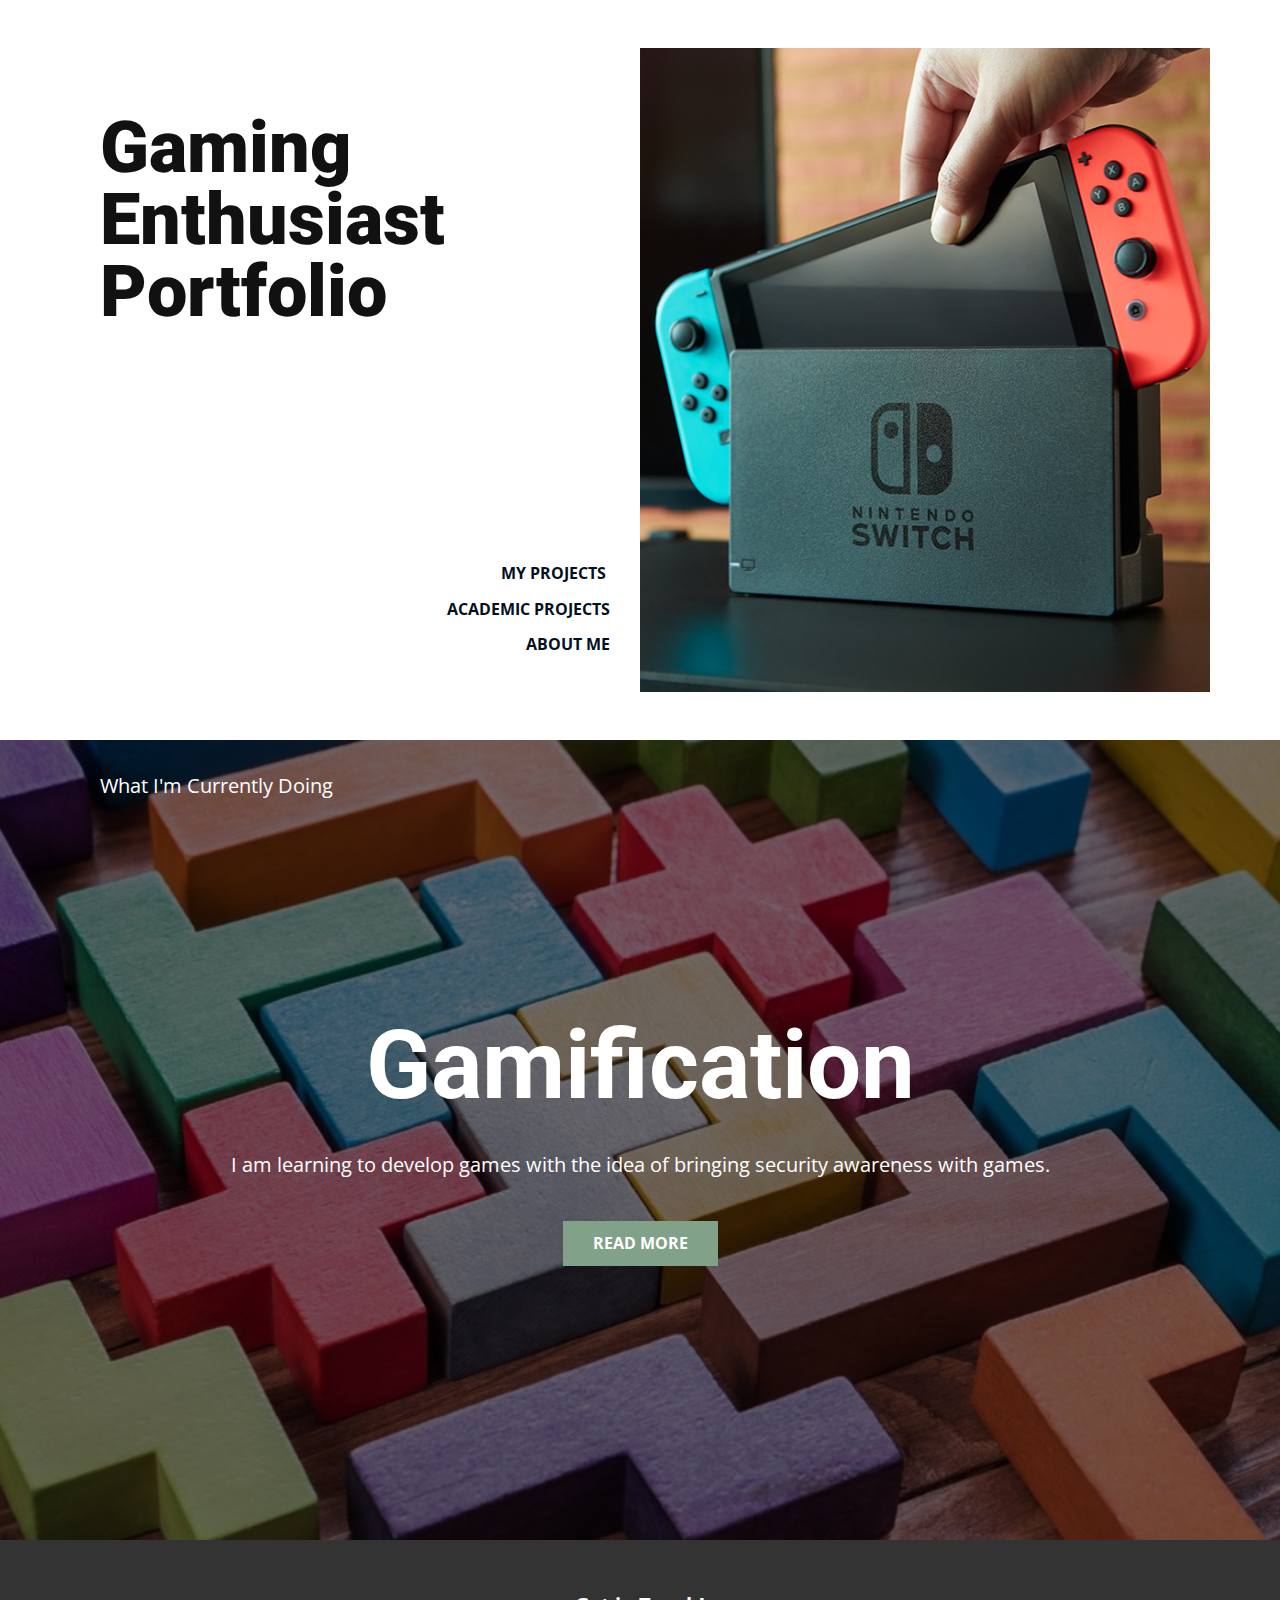
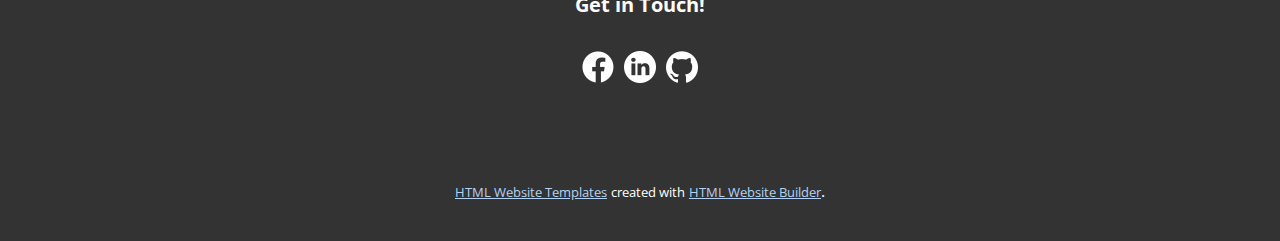
<file: Home.html>
<!DOCTYPE html>
<html style="font-size: 16px;" lang="en"><head>
    <meta name="viewport" content="width=device-width, initial-scale=1.0">
    <meta charset="utf-8">
    <meta name="keywords" content="Innovation in the gameindustry">
    <meta name="description" content="">
    <title>Home</title>
    <link rel="stylesheet" href="nicepage.css" media="screen">
<link rel="stylesheet" href="Home.css" media="screen">
    <script class="u-script" type="text/javascript" src="jquery-1.9.1.min.js" defer=""></script>
    <script class="u-script" type="text/javascript" src="nicepage.js" "="" defer=""></script>
    <meta name="generator" content="Nicepage 4.17.13, nicepage.com">
    <link id="u-theme-google-font" rel="stylesheet" href="https://fonts.googleapis.com/css?family=Roboto:100,100i,300,300i,400,400i,500,500i,700,700i,900,900i|Open+Sans:300,300i,400,400i,500,500i,600,600i,700,700i,800,800i">
    
    
    
    <script type="application/ld+json">{
		"@context": "http://schema.org",
		"@type": "Organization",
		"name": "",
		"sameAs": [
				"https://www.facebook.com/goh.hongbei",
				"https://www.linkedin.com/in/hong-bei-goh-a886a3248/",
				"https://github.com/ghb-github"
		]
}</script>
    <meta name="theme-color" content="#02101e">
    <meta property="og:title" content="Home">
    <meta property="og:type" content="website">
  </head>
  <body class="u-body u-xl-mode" data-lang="en">
    <section class="u-clearfix u-section-1" src="" id="carousel_e9e1">
      <div class="u-clearfix u-sheet u-valign-middle-xs u-sheet-1">
        <div class="u-clearfix u-expanded-width u-layout-wrap u-layout-wrap-1">
          <div class="u-layout">
            <div class="u-layout-row">
              <div class="u-container-style u-layout-cell u-left-cell u-size-29-lg u-size-30-xl u-size-36-md u-size-36-sm u-size-36-xs u-layout-cell-1">
                <div class="u-container-layout u-valign-bottom-xl u-valign-top-lg u-valign-top-md u-valign-top-sm u-valign-top-xs u-container-layout-1">
                  <h2 class="u-align-left u-text u-text-1" spellcheck="false">Gaming Enthusiast Portfolio</h2>
                  <p class="u-align-right u-text u-text-2" spellcheck="false">
                    <a href="My-Projects.html" data-page-id="2790905" class="u-active-none u-border-none u-btn u-button-link u-button-style u-hover-none u-none u-text-palette-1-base u-btn-1">MY PROJECTS</a>&nbsp;<br>
                    <a href="Academic-Projects.html" data-page-id="2790902" class="u-active-none u-border-none u-btn u-button-link u-button-style u-hover-none u-none u-text-palette-1-base u-btn-2">ACADEMIC PROJECTS</a>
                    <br>
                    <a href="About-Me.html" data-page-id="2790878" class="u-active-none u-border-none u-btn u-button-link u-button-style u-hover-none u-none u-text-palette-1-base u-btn-3">ABOUT ME</a>
                    <br>
                  </p>
                </div>
              </div>
              <div class="u-align-right u-container-style u-image u-layout-cell u-right-cell u-size-24-md u-size-24-sm u-size-24-xs u-size-30-xl u-size-31-lg u-image-1" data-image-width="702" data-image-height="702">
                <div class="u-container-layout u-container-layout-2"></div>
              </div>
            </div>
          </div>
        </div>
      </div>
    </section>
    <section class="u-align-center u-clearfix u-image u-shading u-section-2" src="" data-image-width="1080" data-image-height="607" id="sec-8183">
      <div class="u-clearfix u-sheet u-sheet-1">
        <p class="u-large-text u-text u-text-default u-text-variant u-text-1">What I'm Currently Doing</p>
        <h1 class="u-text u-text-default u-title u-text-2" spellcheck="false">Gamification</h1>
        <p class="u-large-text u-text u-text-default u-text-variant u-text-3">I am learning to develop games with the idea of bringing security awareness with games.</p>
        <a href="#" class="u-btn u-button-style u-palette-2-base u-btn-1">Read More</a>
      </div>
    </section>
    
    
    <footer class="u-align-center u-clearfix u-footer u-grey-80 u-footer" id="sec-80b8"><div class="u-clearfix u-sheet u-sheet-1">
        <p class="u-large-text u-text u-text-variant u-text-1">Get in Touch!</p>
        <div class="u-social-icons u-spacing-10 u-social-icons-1">
          <a class="u-social-url" title="facebook" target="_blank" href="https://www.facebook.com/goh.hongbei"><span class="u-file-icon u-icon u-social-facebook u-social-icon u-text-white u-icon-1"><img src="images/2175193-91c687d2.png" alt=""></span>
          </a>
          <a class="u-social-url" title="linkedin" target="_blank" href="https://www.linkedin.com/in/hong-bei-goh-a886a3248/"><span class="u-file-icon u-icon u-social-icon u-social-twitter u-text-white u-icon-2"><img src="images/1384014-310ada1f.png" alt=""></span>
          </a>
          <a class="u-social-url" title="github" target="_blank" href="https://github.com/ghb-github"><span class="u-file-icon u-icon u-social-icon u-social-instagram u-text-white u-icon-3"><img src="images/733609-646420d3.png" alt=""></span>
          </a>
        </div>
      </div></footer>
    <section class="u-backlink u-clearfix u-grey-80">
      <a class="u-link" href="html-templates" target="_blank">
        <span>HTML Website Templates</span>
      </a>
      <p class="u-text">
        <span>created with</span>
      </p>
      <a class="u-link" href="html-website-builder" target="_blank">
        <span>HTML Website Builder</span>
      </a>. 
    </section>
  
</body></html>
</file>
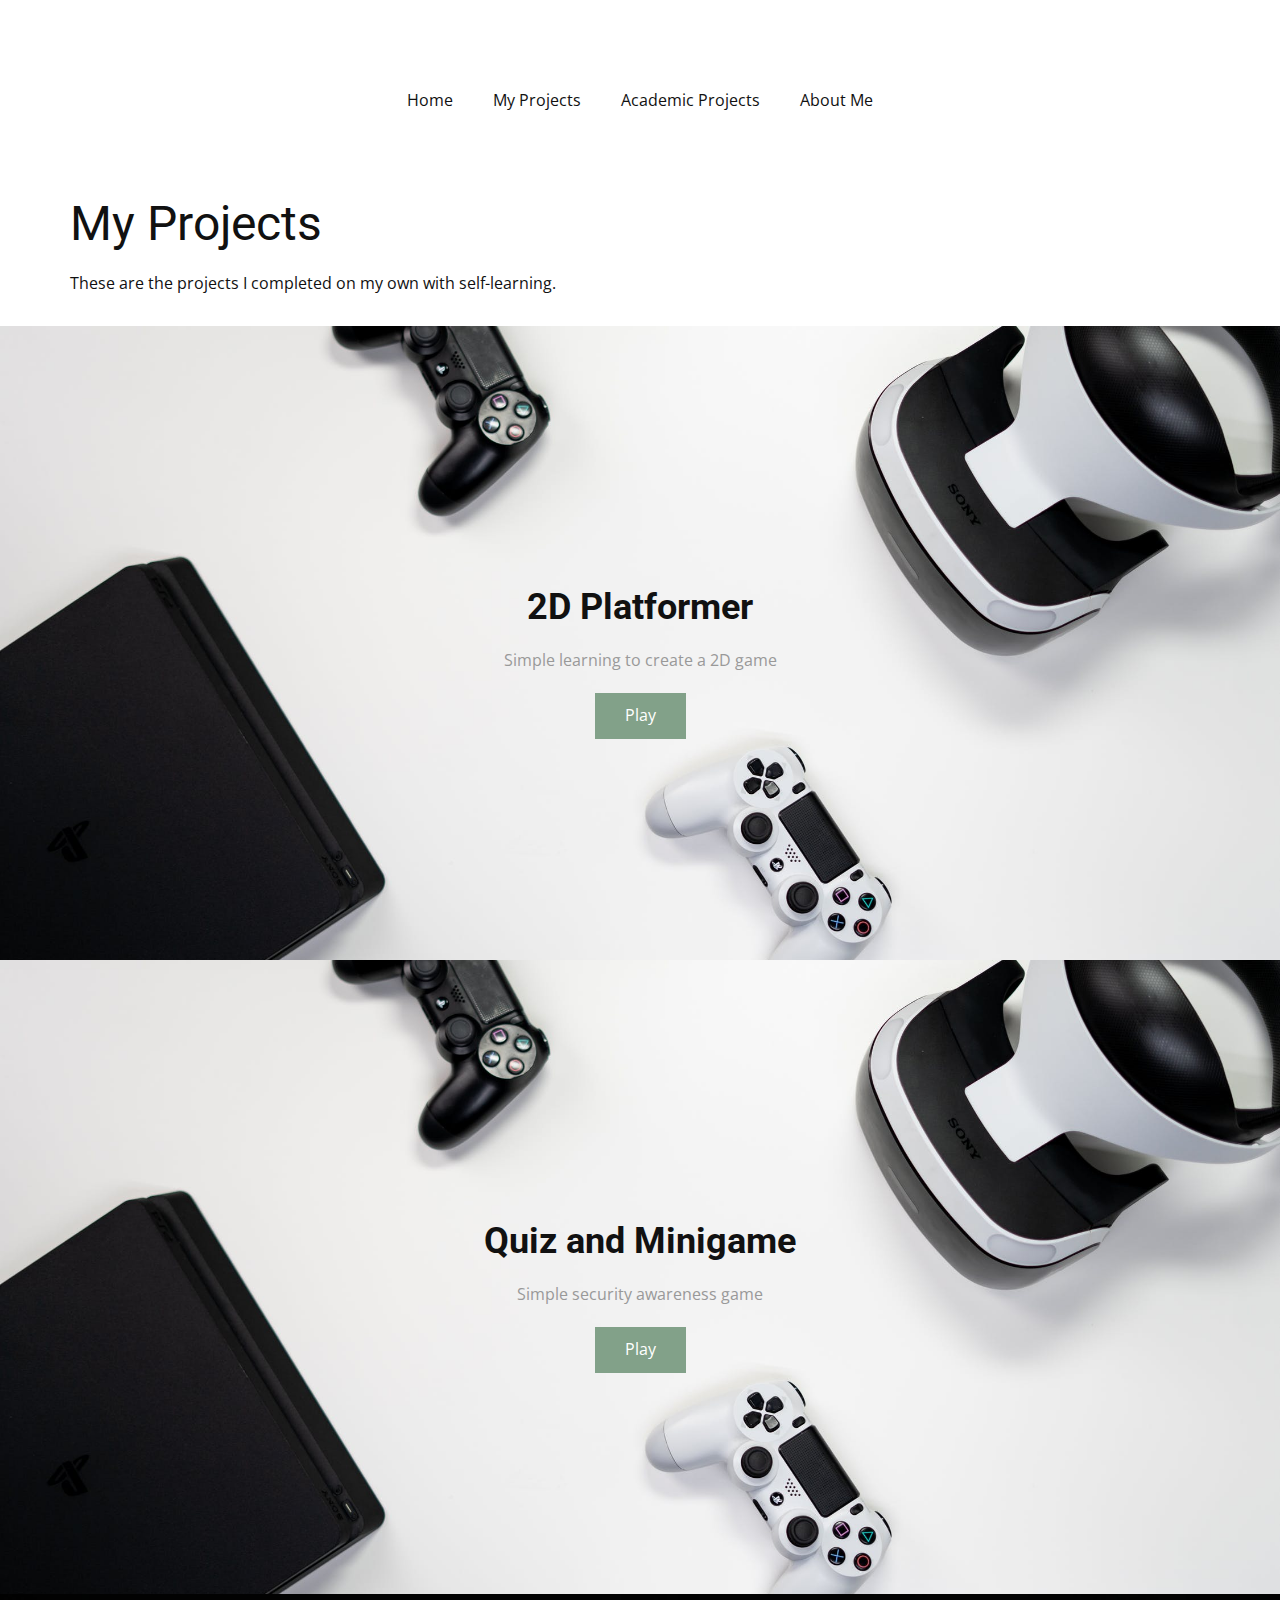
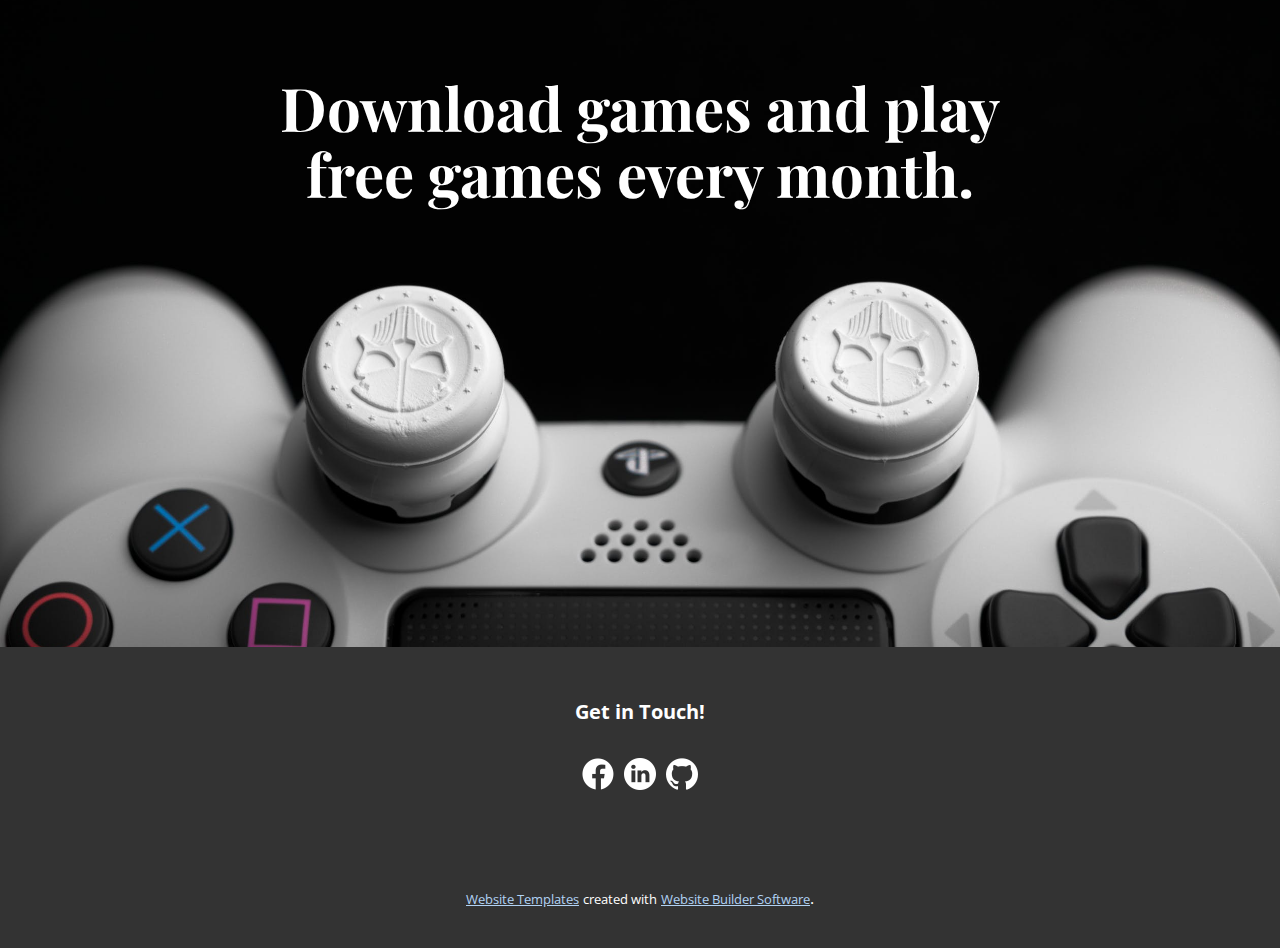
<file: My-Projects.html>
<!DOCTYPE html>
<html style="font-size: 16px;" lang="en"><head>
    <meta name="viewport" content="width=device-width, initial-scale=1.0">
    <meta charset="utf-8">
    <meta name="keywords" content="My Projects">
    <meta name="description" content="">
    <title>My Projects</title>
    <link rel="stylesheet" href="nicepage.css" media="screen">
<link rel="stylesheet" href="My-Projects.css" media="screen">
    <script class="u-script" type="text/javascript" src="jquery-1.9.1.min.js" defer=""></script>
    <script class="u-script" type="text/javascript" src="nicepage.js" "="" defer=""></script>
    <meta name="generator" content="Nicepage 4.17.13, nicepage.com">
    <link id="u-theme-google-font" rel="stylesheet" href="https://fonts.googleapis.com/css?family=Roboto:100,100i,300,300i,400,400i,500,500i,700,700i,900,900i|Open+Sans:300,300i,400,400i,500,500i,600,600i,700,700i,800,800i">
    <link id="u-page-google-font" rel="stylesheet" href="https://fonts.googleapis.com/css?family=Playfair+Display:400,400i,500,500i,600,600i,700,700i,800,800i,900,900i">
    
    
    
    
    <script type="application/ld+json">{
		"@context": "http://schema.org",
		"@type": "Organization",
		"name": "",
		"sameAs": [
				"https://www.facebook.com/goh.hongbei",
				"https://www.linkedin.com/in/hong-bei-goh-a886a3248/",
				"https://github.com/ghb-github"
		]
}</script>
    <meta name="theme-color" content="#02101e">
    <meta property="og:title" content="My Projects">
    <meta property="og:type" content="website">
  </head>
  <body class="u-body u-xl-mode" data-lang="en"><header class="u-clearfix u-header u-header" id="sec-51e0"><div class="u-clearfix u-sheet u-sheet-1">
        <nav class="u-menu u-menu-one-level u-offcanvas u-menu-1">
          <div class="menu-collapse">
            <a class="u-button-style u-nav-link" href="#">
              <svg class="u-svg-link" viewBox="0 0 24 24"><use xlink:href="#svg-7bd2"></use></svg>
              <svg class="u-svg-content" version="1.1" id="svg-7bd2" viewBox="0 0 16 16" x="0px" y="0px" xmlns:xlink="http://www.w3.org/1999/xlink" xmlns="http://www.w3.org/2000/svg"><g><rect y="1" width="16" height="2"></rect><rect y="7" width="16" height="2"></rect><rect y="13" width="16" height="2"></rect>
</g></svg>
            </a>
          </div>
          <div class="u-custom-menu u-nav-container">
            <ul class="u-nav u-unstyled"><li class="u-nav-item"><a class="u-button-style u-nav-link" href="Home.html">Home</a>
</li><li class="u-nav-item"><a class="u-button-style u-nav-link" href="My-Projects.html">My Projects</a>
</li><li class="u-nav-item"><a class="u-button-style u-nav-link" href="Academic-Projects.html">Academic Projects</a>
</li><li class="u-nav-item"><a class="u-button-style u-nav-link" href="About-Me.html">About Me</a>
</li></ul>
          </div>
          <div class="u-custom-menu u-nav-container-collapse">
            <div class="u-black u-container-style u-inner-container-layout u-opacity u-opacity-95 u-sidenav">
              <div class="u-inner-container-layout u-sidenav-overflow">
                <div class="u-menu-close"></div>
                <ul class="u-align-center u-nav u-popupmenu-items u-unstyled u-nav-2"><li class="u-nav-item"><a class="u-button-style u-nav-link" href="Home.html">Home</a>
</li><li class="u-nav-item"><a class="u-button-style u-nav-link" href="My-Projects.html">My Projects</a>
</li><li class="u-nav-item"><a class="u-button-style u-nav-link" href="Academic-Projects.html">Academic Projects</a>
</li><li class="u-nav-item"><a class="u-button-style u-nav-link" href="About-Me.html">About Me</a>
</li></ul>
              </div>
            </div>
            <div class="u-black u-menu-overlay u-opacity u-opacity-70"></div>
          </div>
        </nav>
      </div></header>
    <section class="u-clearfix u-section-1" id="sec-210b">
      <div class="u-clearfix u-sheet u-sheet-1">
        <h1 class="u-text u-text-default u-text-1" spellcheck="false">My Projects</h1>
        <p class="u-text u-text-default u-text-2">These are the projects I completed on my own with self-learning.</p>
      </div>
    </section>
    <section class="u-align-center u-clearfix u-image u-section-2" id="carousel_6764" data-image-width="2250" data-image-height="1500">
      <div class="u-clearfix u-sheet u-valign-middle u-sheet-1">
        <h2 class="u-text u-text-1" spellcheck="false">2D Platformer</h2>
        <p class="u-text u-text-grey-40 u-text-2" spellcheck="false">Simple learning to create a 2D game</p>
        <center><a href="https://ghb-github.github.io/BadUSB/" class="u-btn u-button-style u-palette-2-base u-btn-1">Play</a></center>
      </div>
    </section>
														    
    </section>
    <section class="u-align-center u-clearfix u-image u-section-2" id="carousel_6764" data-image-width="2250" data-image-height="1500">
      <div class="u-clearfix u-sheet u-valign-middle u-sheet-1">
        <h2 class="u-text u-text-1" spellcheck="false">Quiz and Minigame</h2>
        <p class="u-text u-text-grey-40 u-text-2" spellcheck="false">Simple security awareness game</p>
        <center><a href="https://ghb-github.github.io/mouseClickType/" class="u-btn u-button-style u-palette-2-base u-btn-1">Play</a></center>
      </div>
    </section>
														    
    <section class="u-align-center u-clearfix u-image u-section-3" id="carousel_1002" data-image-width="2520" data-image-height="1418">
      <div class="u-clearfix u-sheet u-sheet-1">
        <h2 class="u-custom-font u-font-playfair-display u-text u-text-body-alt-color u-text-1">Download games and play free games every month.</h2>
      </div>
    </section>
    
    
    <footer class="u-align-center u-clearfix u-footer u-grey-80 u-footer" id="sec-80b8"><div class="u-clearfix u-sheet u-sheet-1">
        <p class="u-large-text u-text u-text-variant u-text-1">Get in Touch!</p>
        <div class="u-social-icons u-spacing-10 u-social-icons-1">
          <a class="u-social-url" title="facebook" target="_blank" href="https://www.facebook.com/goh.hongbei"><span class="u-file-icon u-icon u-social-facebook u-social-icon u-text-white u-icon-1"><img src="images/2175193-91c687d2.png" alt=""></span>
          </a>
          <a class="u-social-url" title="linkedin" target="_blank" href="https://www.linkedin.com/in/hong-bei-goh-a886a3248/"><span class="u-file-icon u-icon u-social-icon u-social-twitter u-text-white u-icon-2"><img src="images/1384014-310ada1f.png" alt=""></span>
          </a>
          <a class="u-social-url" title="github" target="_blank" href="https://github.com/ghb-github"><span class="u-file-icon u-icon u-social-icon u-social-instagram u-text-white u-icon-3"><img src="images/733609-646420d3.png" alt=""></span>
          </a>
        </div>
      </div></footer>
    <section class="u-backlink u-clearfix u-grey-80">
      <a class="u-link" href="https://nicepage.com/website-templates" target="_blank">
        <span>Website Templates</span>
      </a>
      <p class="u-text">
        <span>created with</span>
      </p>
      <a class="u-link" href="" target="_blank">
        <span>Website Builder Software</span>
      </a>. 
    </section>
  
</body></html>
</file>
